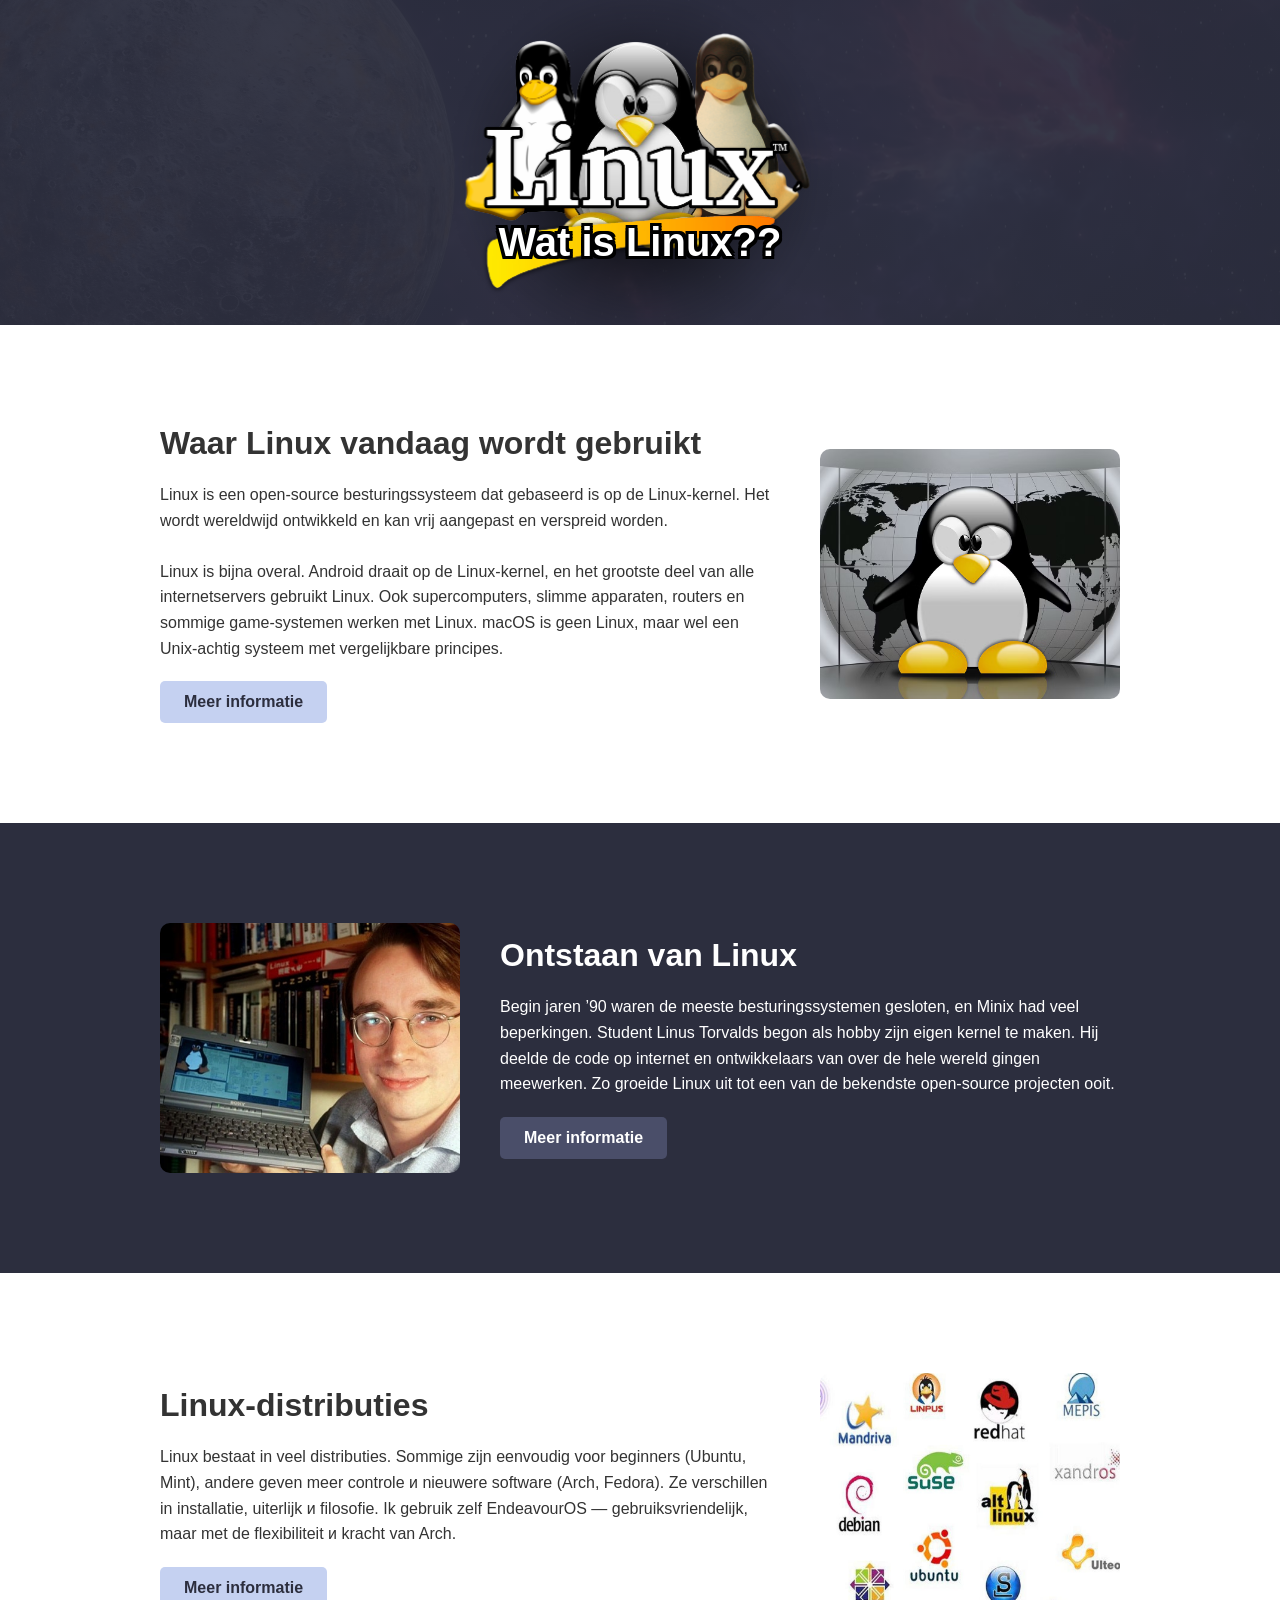
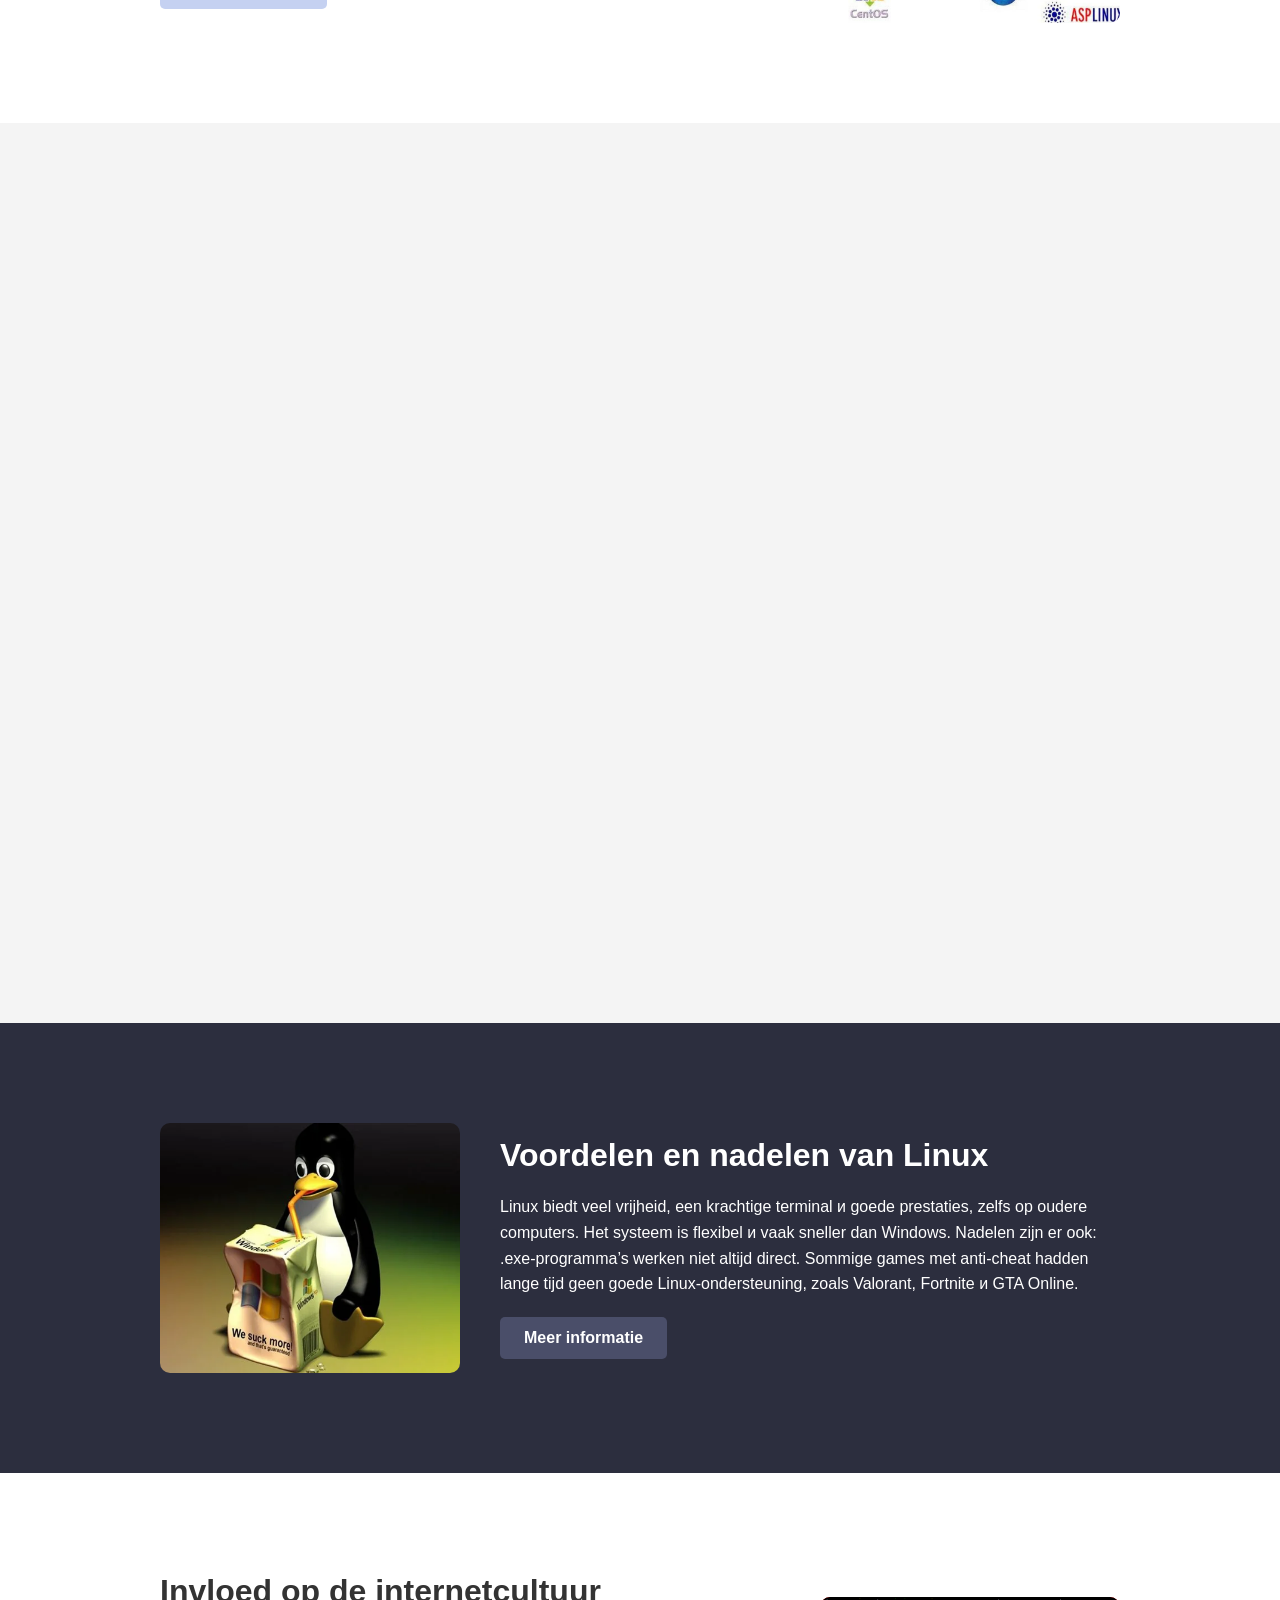
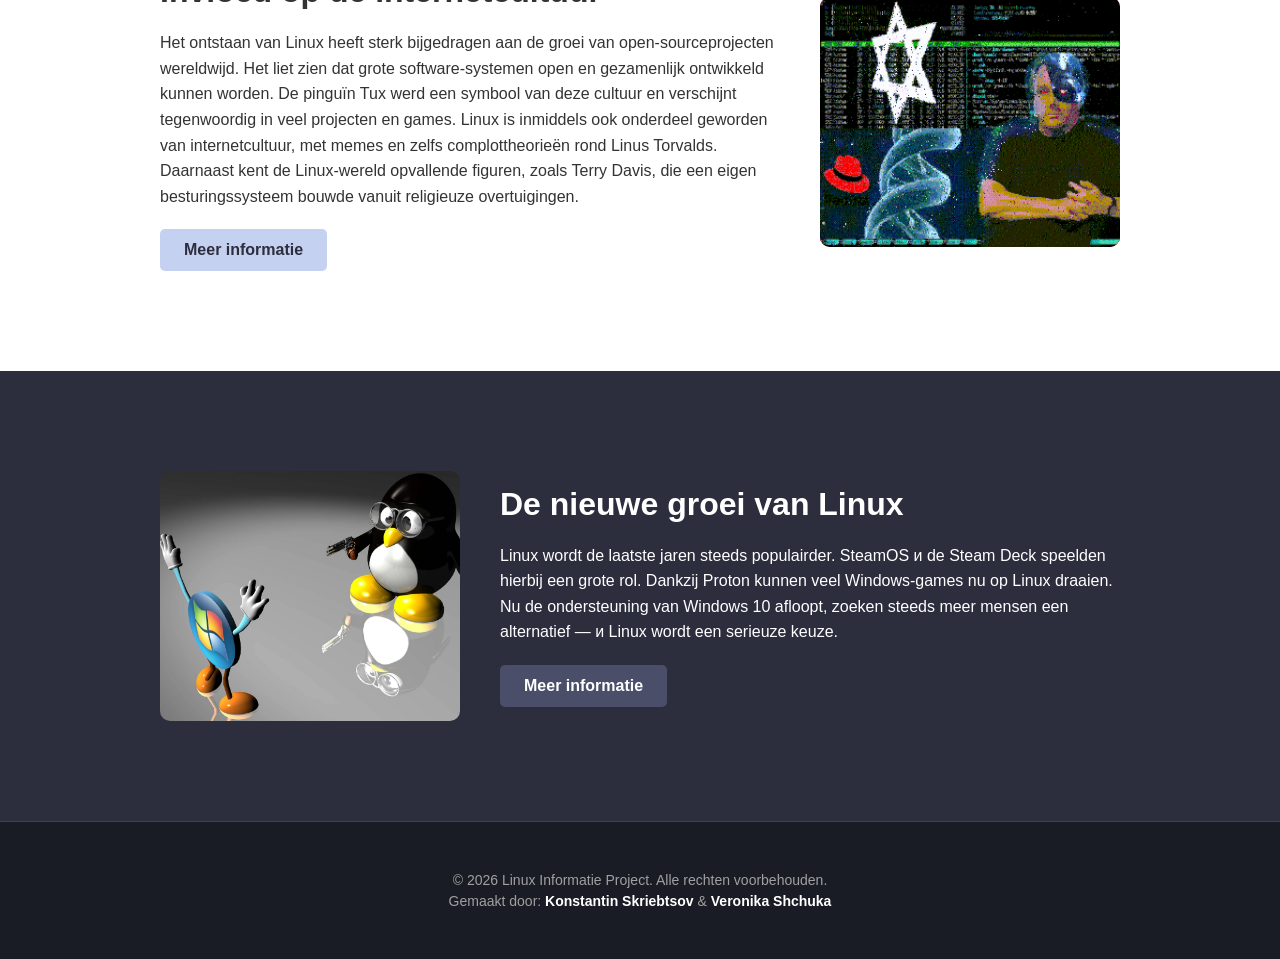
<file: index.html>
<!DOCTYPE html>
<html lang="nl">
<head>
    <meta charset="UTF-8">
    <meta name="viewport" content="width=device-width, initial-scale=1.0">
    <title>Wat is Linux??</title>
    <link rel="stylesheet" href="style.css">
    <link rel="shortcut icon" href="images/dddddddd.ico" type="image/x-icon">
    <link rel="icon" href="images/dddddddd.png" type="image/png">
</head>
<body> 
    <header class="hero">
        <div class="container">
            <div class="hero-content">
                <img src="images/linux.png" class="Linux-photo">
                <p class="subtitle">Wat is Linux??</p>
            </div>
        </div>
    </header>

    <section class="section white">
        <div class="container flex">
            <div class="text">
                <h2>Waar Linux vandaag wordt gebruikt</h2>
                <p>Linux is een open-source besturingssysteem dat gebaseerd is op de Linux-kernel. Het wordt wereldwijd ontwikkeld en kan vrij aangepast en verspreid worden.<br>
                <br>
                Linux is bijna overal. Android draait op de Linux-kernel, en het grootste deel van alle internetservers gebruikt Linux. Ook supercomputers, slimme apparaten, routers en sommige game-systemen werken met Linux. macOS is geen Linux, maar wel een Unix-achtig systeem met vergelijkbare principes.</p>
                <a href="gebruik.html" class="btn btn-blue">Meer informatie</a>
            </div>
            <img src="images/linuxeverywhere.png" class="image-placeholder">
        </div>
    </section>

    <section class="section blue">
        <div class="container flex reverse">
            <div class="text">
                <h2>Ontstaan van Linux</h2>
                <p>Begin jaren ’90 waren de meeste besturingssystemen gesloten, en Minix had veel beperkingen. Student Linus Torvalds begon als hobby zijn eigen kernel te maken. Hij deelde de code op internet en ontwikkelaars van over de hele wereld gingen meewerken. Zo groeide Linux uit tot een van de bekendste open-source projecten ooit.</p>
                <a href="ontstaan.html" class="btn btn-light">Meer informatie</a>
            </div>
            <img src="images/torvalds.png" class="image-placeholder">
        </div>
    </section>

    <section class="section white">
        <div class="container flex">
            <div class="text">
                <h2>Linux-distributies</h2>
                <p>Linux bestaat in veel distributies. Sommige zijn eenvoudig voor beginners (Ubuntu, Mint), andere geven meer controle и nieuwere software (Arch, Fedora). Ze verschillen in installatie, uiterlijk и filosofie. Ik gebruik zelf EndeavourOS — gebruiksvriendelijk, maar met de flexibiliteit и kracht van Arch.</p>
                <a href="distros.html" class="btn btn-blue">Meer informatie</a>
            </div>
            <img src="images/distributions.png" class="image-placeholder">
        </div>
    </section>

    <section class="section blue">
        <div class="container flex reverse">
            <div class="text">
                <h2>Desktopomgevingen</h2>
                <p>De desktopomgeving bepaalt hoe het systeem eruitziet и aanvoelt. GNOME is modern и minimalistisch, KDE Plasma is zeer aanpasbaar, XFCE is licht и snel voor oudere pc’s, и Cinnamon voelt vertrouwd voor Windows-gebruikers. Het verschil zit in ontwerp, prestaties и hoeveelheid instellingen.</p>
                <a href="desktop.html" class="btn btn-light">Meer informatie</a>
            </div>
            <img src="images/enviroments.png" class="image-placeholder">
        </div>
    </section>

    <section class="section white">
        <div class="container flex">
            <div class="text">
                <h2>Mascottes van Linux</h2>
                <p>De bekendste mascotte van Linux is de pinguïn Tux. Hij werd het vriendelijke symbool van het systeem. Andere projecten hebben ook hun eigen mascottes, zoals de draak Konqi van KDE. Dit geeft de community een eigen sfeer и herkenbaarheid.</p>
                <a href="mascottes.html" class="btn btn-blue">Meer informatie</a>
            </div>
            <img src="images/mascots.png" class="image-placeholder">
        </div>
    </section>

    <section class="section blue">
        <div class="container flex reverse">
            <div class="text">
                <h2>Voordelen en nadelen van Linux</h2>
                <p>Linux biedt veel vrijheid, een krachtige terminal и goede prestaties, zelfs op oudere computers. Het systeem is flexibel и vaak sneller dan Windows. Nadelen zijn er ook: .exe-programma’s werken niet altijd direct. Sommige games met anti-cheat hadden lange tijd geen goede Linux-ondersteuning, zoals Valorant, Fortnite и GTA Online.</p>
                <a href="pro-con.html" class="btn btn-light">Meer informatie</a>
            </div>
            <img src="images/drinks windows.png" class="image-placeholder">
        </div>
    </section>

    <section class="section white">
        <div class="container flex">
            <div class="text">
                <h2>Invloed op de internetcultuur</h2>
                <p>Het ontstaan van Linux heeft sterk bijgedragen aan de groei van open-sourceprojecten wereldwijd. Het liet zien dat grote software-systemen open en gezamenlijk ontwikkeld kunnen worden. De pinguïn Tux werd een symbool van deze cultuur en verschijnt tegenwoordig in veel projecten en games. Linux is inmiddels ook onderdeel geworden van internetcultuur, met memes en zelfs complottheorieën rond Linus Torvalds. Daarnaast kent de Linux-wereld opvallende figuren, zoals Terry Davis, die een eigen besturingssysteem bouwde vanuit religieuze overtuigingen.</p>
                <a href="cultuur.html" class="btn btn-blue">Meer informatie</a>
            </div>
            <img src="images/droidvals.gif" class="image-placeholder">
        </div>
    </section>

    <section class="section blue">
        <div class="container flex reverse">
            <div class="text">
                <h2>De nieuwe groei van Linux</h2>
                <p>Linux wordt de laatste jaren steeds populairder. SteamOS и de Steam Deck speelden hierbij een grote rol. Dankzij Proton kunnen veel Windows-games nu op Linux draaien. Nu de ondersteuning van Windows 10 afloopt, zoeken steeds meer mensen een alternatief — и Linux wordt een serieuze keuze.</p>
                <a href="groei.html" class="btn btn-light">Meer informatie</a>
            </div>
            <img src="images/kill windows.png" class="image-placeholder"> 
        </div>
    </section>

    <footer class="footer">
        <div class="container">
            <p>&copy; 2026 Linux Informatie Project. Alle rechten voorbehouden.</p>
            <p>Gemaakt door: <strong>Konstantin Skriebtsov</strong> & <strong>Veronika Shchuka</strong></p>
        </div>
    </footer>

    <button id="backToTop" class="back-to-top">
        <span>↑</span> 
    </button>

    <script>
        const observer = new IntersectionObserver((entries) => {
            entries.forEach(entry => {
                if (entry.isIntersecting) {
                    entry.target.classList.add('appear');
                    observer.unobserve(entry.target);
                }
            });
        }, { threshold: 0.3 });

        document.querySelectorAll('.section').forEach(section => {
            observer.observe(section);
        });

        const backToTopBtn = document.getElementById("backToTop");

        window.onscroll = function() {
            if (document.body.scrollTop > 800 || document.documentElement.scrollTop > 800) {
                backToTopBtn.style.display = "block";
                setTimeout(() => backToTopBtn.classList.add("show"), 10);
            } else {
                backToTopBtn.classList.remove("show");
                setTimeout(() => {
                    if (!backToTopBtn.classList.contains("show")) {
                        backToTopBtn.style.display = "none";
                    }
                }, 500);
            }
        };

        backToTopBtn.onclick = function() {
            window.scrollTo({ top: 0, behavior: "smooth" });
        };
    </script>
</body>
</html>
</file>
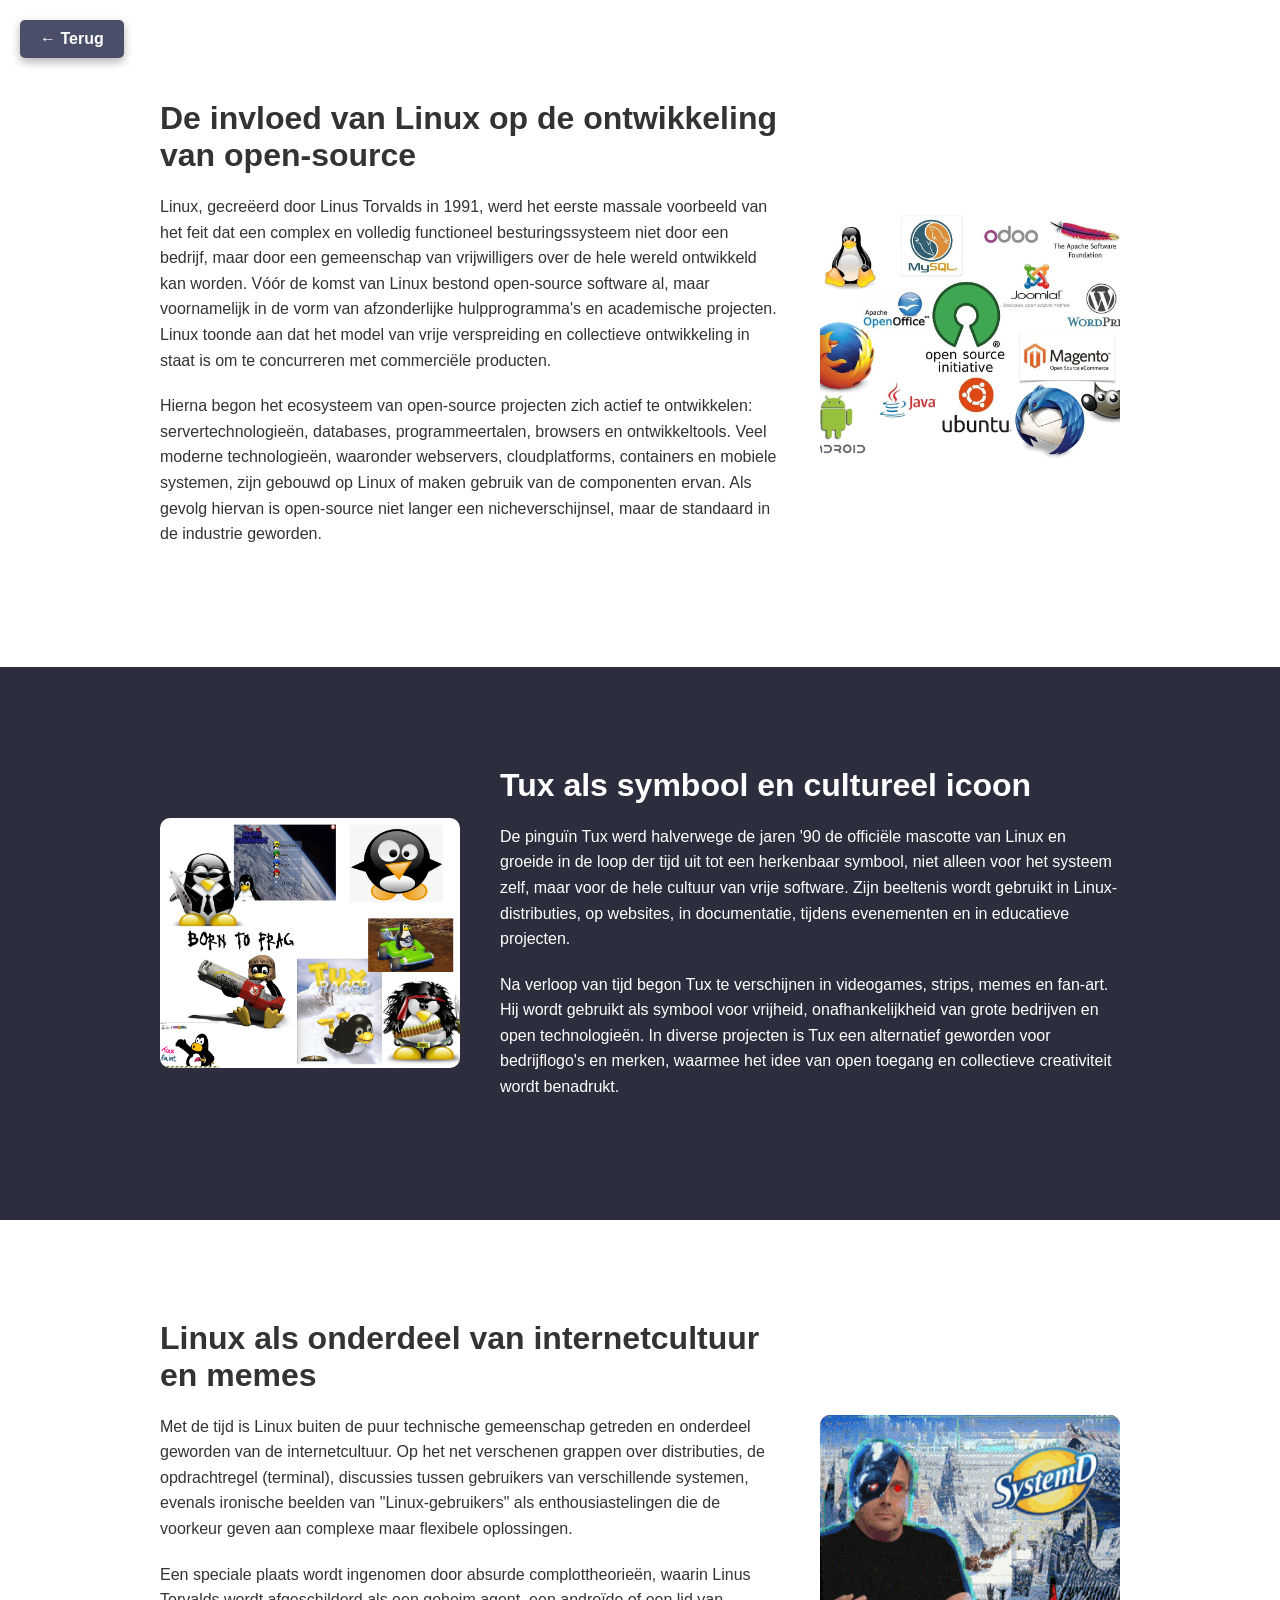
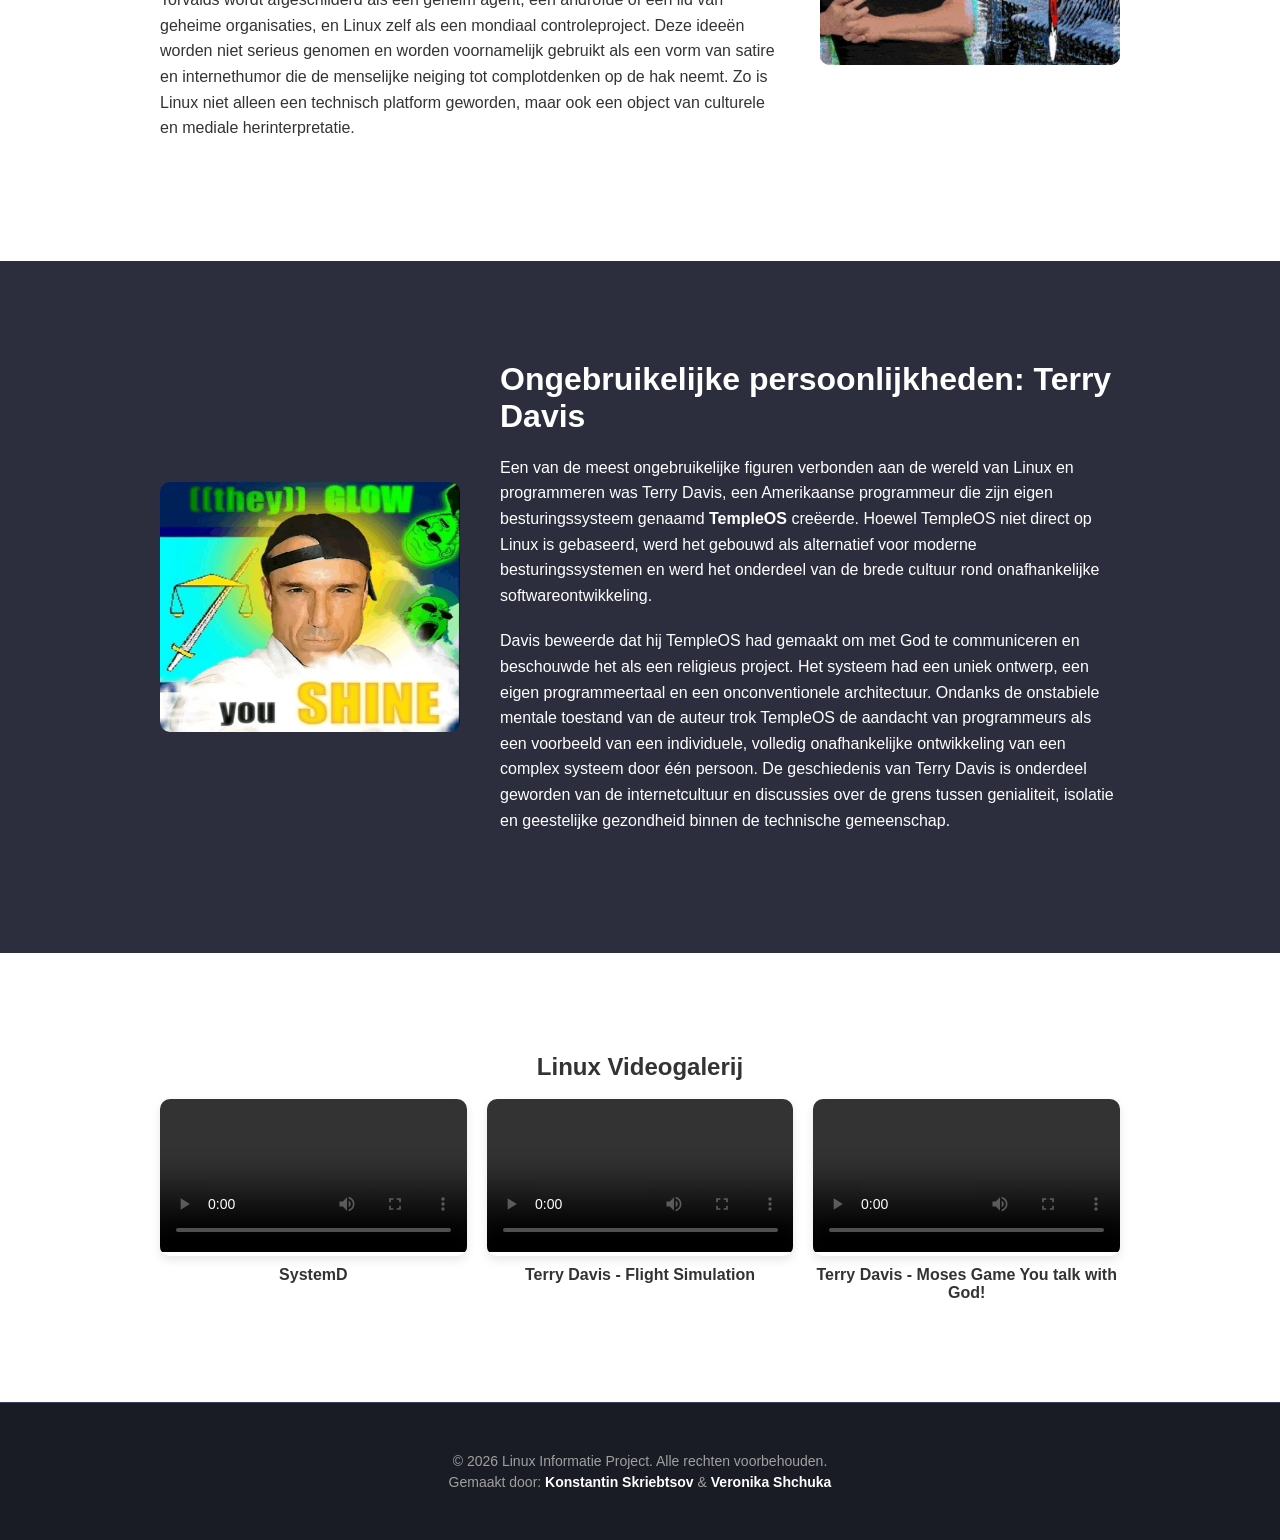
<file: cultuur.html>
<!DOCTYPE html>
<html lang="nl">
<head>
    <meta charset="UTF-8">
    <meta name="viewport" content="width=device-width, initial-scale=1.0">
    <title>Linux en Internetcultuur</title>
    <link rel="stylesheet" href="style.css">
    <link rel="shortcut icon" href="images/dddddddd.ico" type="image/x-icon">
    <link rel="icon" href="images/dddddddd.png" type="image/png">
</head>
<body>

    <a href="index.html" class="back-to-top show" style="text-decoration: none; text-align: center;">
        <span>←</span> Terug
    </a>

    <section class="section white">
        <div class="container flex">
            <div class="text">
                <h2>De invloed van Linux op de ontwikkeling van open-source</h2>
                <p>Linux, gecreëerd door Linus Torvalds in 1991, werd het eerste massale voorbeeld van het feit dat een complex en volledig functioneel besturingssysteem niet door een bedrijf, maar door een gemeenschap van vrijwilligers over de hele wereld ontwikkeld kan worden. Vóór de komst van Linux bestond open-source software al, maar voornamelijk in de vorm van afzonderlijke hulpprogramma's en academische projecten. Linux toonde aan dat het model van vrije verspreiding en collectieve ontwikkeling in staat is om te concurreren met commerciële producten.</p>
                <p>Hierna begon het ecosysteem van open-source projecten zich actief te ontwikkelen: servertechnologieën, databases, programmeertalen, browsers en ontwikkeltools. Veel moderne technologieën, waaronder webservers, cloudplatforms, containers en mobiele systemen, zijn gebouwd op Linux of maken gebruik van de componenten ervan. Als gevolg hiervan is open-source niet langer een nicheverschijnsel, maar de standaard in de industrie geworden.</p>
            </div>
            <img src="images/opensource_impact.png" class="image-placeholder">
        </div>
    </section>

    <section class="section blue">
        <div class="container flex reverse">
            <div class="text">
                <h2>Tux als symbool en cultureel icoon</h2>
                <p>De pinguïn Tux werd halverwege de jaren '90 de officiële mascotte van Linux en groeide in de loop der tijd uit tot een herkenbaar symbool, niet alleen voor het systeem zelf, maar voor de hele cultuur van vrije software. Zijn beeltenis wordt gebruikt in Linux-distributies, op websites, in documentatie, tijdens evenementen en in educatieve projecten.</p>
                <p>Na verloop van tijd begon Tux te verschijnen in videogames, strips, memes en fan-art. Hij wordt gebruikt als symbool voor vrijheid, onafhankelijkheid van grote bedrijven en open technologieën. In diverse projecten is Tux een alternatief geworden voor bedrijflogo's en merken, waarmee het idee van open toegang en collectieve creativiteit wordt benadrukt.</p>
            </div>
            <img src="images/tux_culture.png" class="image-placeholder red">
        </div>
    </section>

    <section class="section white">
        <div class="container flex">
            <div class="text">
                <h2>Linux als onderdeel van internetcultuur en memes</h2>
                <p>Met de tijd is Linux buiten de puur technische gemeenschap getreden en onderdeel geworden van de internetcultuur. Op het net verschenen grappen over distributies, de opdrachtregel (terminal), discussies tussen gebruikers van verschillende systemen, evenals ironische beelden van "Linux-gebruikers" als enthousiastelingen die de voorkeur geven aan complexe maar flexibele oplossingen.</p>
                <p>Een speciale plaats wordt ingenomen door absurde complottheorieën, waarin Linus Torvalds wordt afgeschilderd als een geheim agent, een androïde of een lid van geheime organisaties, en Linux zelf als een mondiaal controleproject. Deze ideeën worden niet serieus genomen en worden voornamelijk gebruikt als een vorm van satire en internethumor die de menselijke neiging tot complotdenken op de hak neemt. Zo is Linux niet alleen een technisch platform geworden, maar ook een object van culturele en mediale herinterpretatie.</p>
            </div>
            <img src="images/linus-torvalds-linux.gif" class="image-placeholder">
        </div>
    </section>

    <section class="section blue">
        <div class="container flex reverse">
            <div class="text">
                <h2>Ongebruikelijke persoonlijkheden: Terry Davis</h2>
                <p>Een van de meest ongebruikelijke figuren verbonden aan de wereld van Linux en programmeren was Terry Davis, een Amerikaanse programmeur die zijn eigen besturingssysteem genaamd <strong>TempleOS</strong> creëerde. Hoewel TempleOS niet direct op Linux is gebaseerd, werd het gebouwd als alternatief voor moderne besturingssystemen en werd het onderdeel van de brede cultuur rond onafhankelijke softwareontwikkeling.</p>
                <p>Davis beweerde dat hij TempleOS had gemaakt om met God te communiceren en beschouwde het als een religieus project. Het systeem had een uniek ontwerp, een eigen programmeertaal en een onconventionele architectuur. Ondanks de onstabiele mentale toestand van de auteur trok TempleOS de aandacht van programmeurs als een voorbeeld van een individuele, volledig onafhankelijke ontwikkeling van een complex systeem door één persoon. De geschiedenis van Terry Davis is onderdeel geworden van de internetcultuur en discussies over de grens tussen genialiteit, isolatie en geestelijke gezondheid binnen de technische gemeenschap.</p>
            </div>
            <img src="images/templeos_terry.png" class="image-placeholder red">
        </div>
    </section>

    <section class="section white">
    <div class="container" style="text-align: center;">
        <h2>Linux Videogalerij</h2>
        <br>
        
        <div style="display: flex; gap: 20px; flex-wrap: wrap; justify-content: center;">
            
            <div style="flex: 1; min-width: 280px; max-width: 310px;">
                <div style="border-radius: 10px; overflow: hidden; box-shadow: 0 4px 10px rgba(0,0,0,0.1);">
                    <video width="100%" controls>
                        <source src="videos/droidwals.mp4" type="video/mp4">
                        Je browser ondersteunt dit videoformaat niet.
                    </video>
                </div>
                <p style="margin-top: 10px; font-weight: bold;">SystemD</p>
            </div>

            <div style="flex: 1; min-width: 280px; max-width: 310px;">
                <div style="border-radius: 10px; overflow: hidden; box-shadow: 0 4px 10px rgba(0,0,0,0.1);">
                    <video width="100%" controls>
                        <source src="videos/flightsimulator.mp4" type="video/mp4">
                        Je browser ondersteunt dit videoformaat niet.
                    </video>
                </div>
                <p style="margin-top: 10px; font-weight: bold;">Terry Davis - Flight Simulation</p>
            </div>

            <div style="flex: 1; min-width: 280px; max-width: 310px;">
                <div style="border-radius: 10px; overflow: hidden; box-shadow: 0 4px 10px rgba(0,0,0,0.1);">
                    <video width="100%" controls>
                        <source src="videos/game.mp4" type="video/mp4">
                        Je browser ondersteunt dit videoformaat niet.
                    </video>
                </div>
                <p style="margin-top: 10px; font-weight: bold;">Terry Davis - Moses Game You talk with God!</p>
            </div>

        </div>
    </div>
</section>

    <footer class="footer">
        <div class="container">
            <p>&copy; 2026 Linux Informatie Project. Alle rechten voorbehouden.</p>
            <p>Gemaakt door: <strong>Konstantin Skriebtsov</strong> & <strong>Veronika Shchuka</strong></p>
        </div>
    </footer>

    <script>
        const observer = new IntersectionObserver((entries) => {
            entries.forEach(entry => {
                if (entry.isIntersecting) {
                    entry.target.classList.add('appear');
                    observer.unobserve(entry.target);
                }
            });
        }, { threshold: 0.3 });

        document.querySelectorAll('.section').forEach(section => {
            observer.observe(section);
        });
    </script>
</body>
</html>
</file>
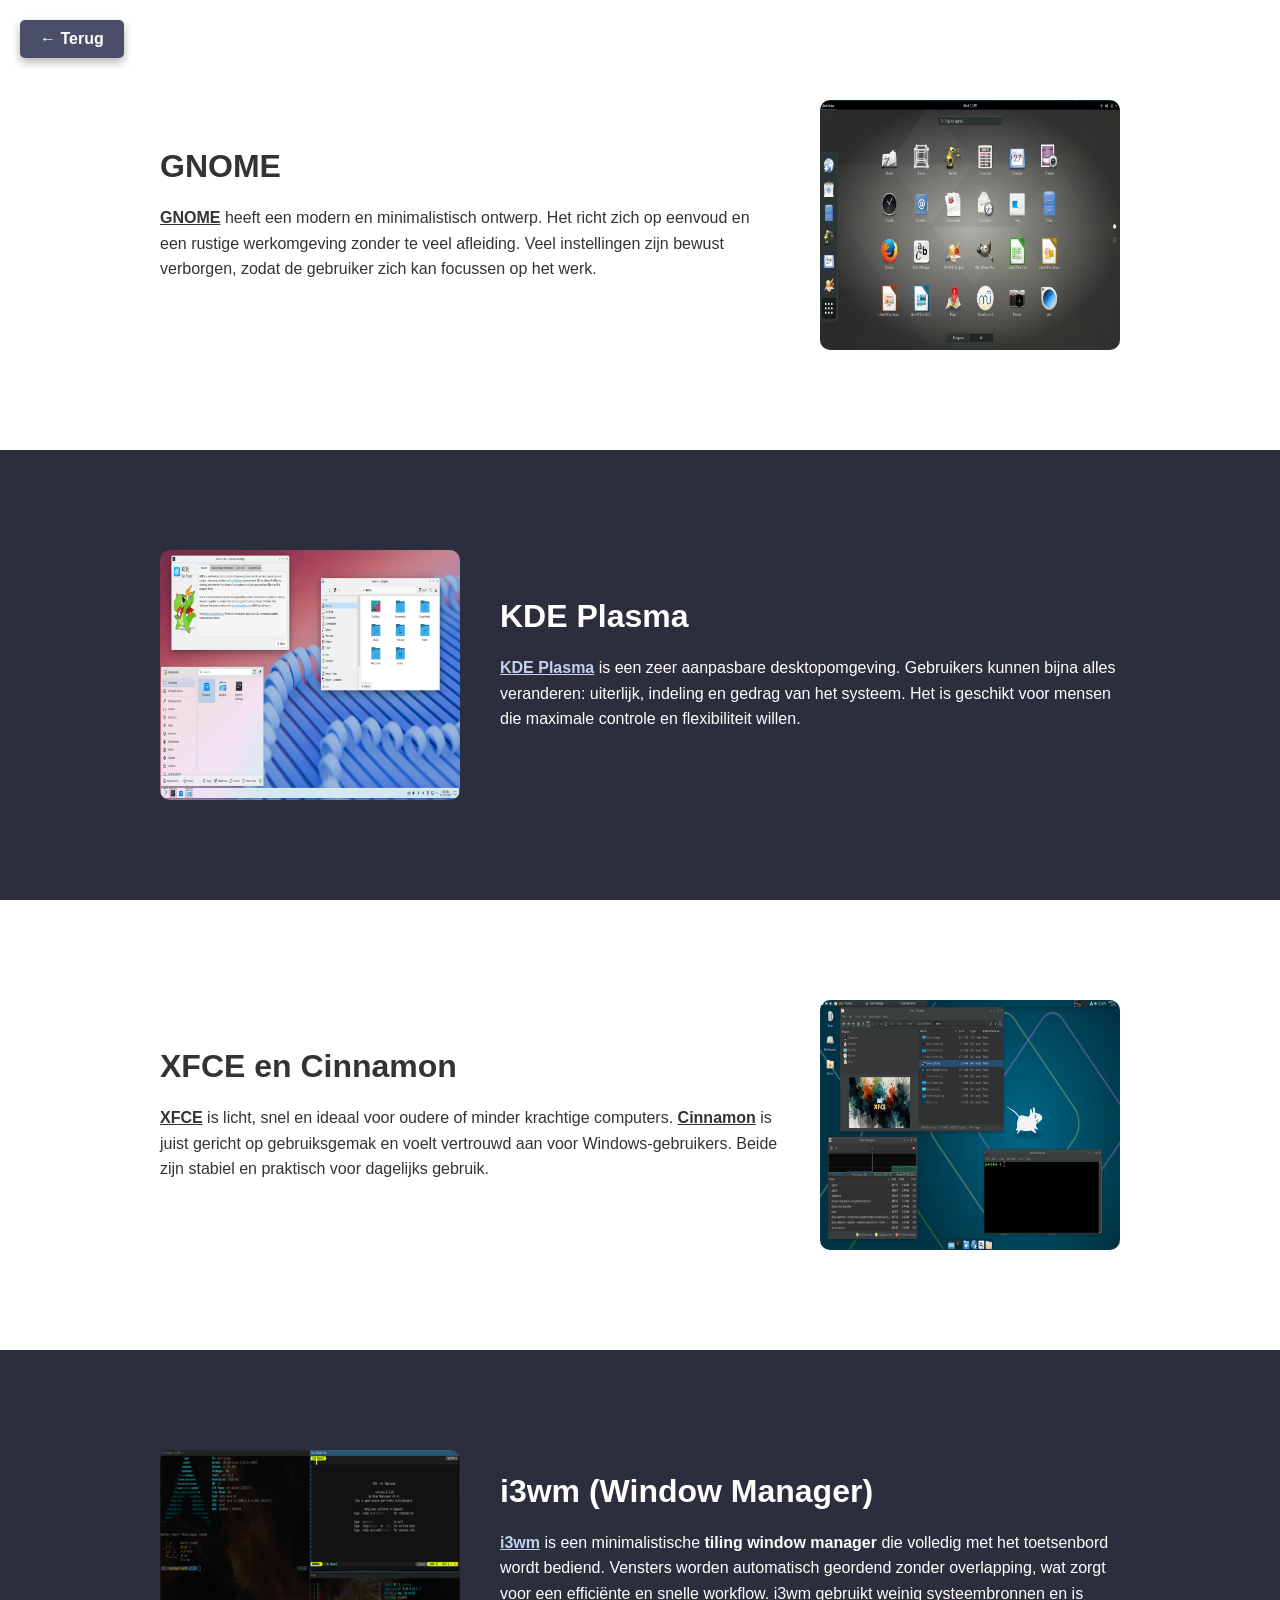
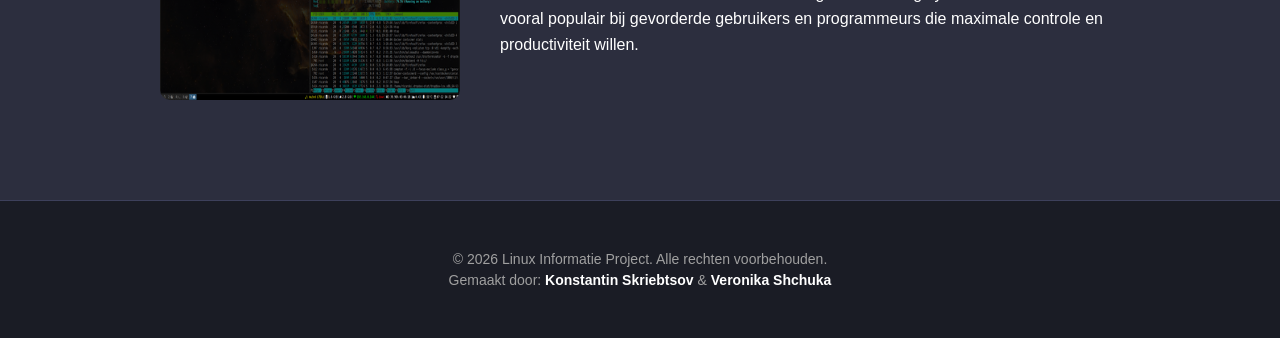
<file: desktop.html>
<!DOCTYPE html>
<html lang="nl">
<head>
    <meta charset="UTF-8">
    <meta name="viewport" content="width=device-width, initial-scale=1.0">
    <title>Desktopomgevingen</title>
    <link rel="stylesheet" href="style.css">
    <style>
        .text p a {
            color: inherit;
            text-decoration: underline;
            font-weight: bold;
        }
        .blue .text p a {
            color: #c5d1f1;
        }
    </style>
    <link rel="shortcut icon" href="images/dddddddd.ico" type="image/x-icon">
    <link rel="icon" href="images/dddddddd.png" type="image/png">
</head>
<body>

    <a href="index.html" class="back-to-top show" style="text-decoration: none; text-align: center;">
        <span>←</span> Terug
    </a>

    <section class="section white">
        <div class="container flex">
            <div class="text">
                <h2>GNOME</h2>
                <p><strong><a href="https://www.gnome.org/" target="_blank">GNOME</a></strong> heeft een modern en minimalistisch ontwerp. Het richt zich op eenvoud en een rustige werkomgeving zonder te veel afleiding. Veel instellingen zijn bewust verborgen, zodat de gebruiker zich kan focussen op het werk.</p>
            </div>
           <img src="images/gnome.png" class="image-placeholder">
        </div>
    </section>

    <section class="section blue">
        <div class="container flex reverse">
            <div class="text">
                <h2>KDE Plasma</h2>
                <p><strong><a href="https://kde.org/plasma-desktop/" target="_blank">KDE Plasma</a></strong> is een zeer aanpasbare desktopomgeving. Gebruikers kunnen bijna alles veranderen: uiterlijk, indeling en gedrag van het systeem. Het is geschikt voor mensen die maximale controle en flexibiliteit willen.</p>
            </div>
            <img src="images/kde.png" class="image-placeholder red">
        </div>
    </section>

    <section class="section white">
        <div class="container flex">
            <div class="text">
                <h2>XFCE en Cinnamon</h2>
                <p><strong><a href="https://www.xfce.org/" target="_blank">XFCE</a></strong> is licht, snel en ideaal voor oudere of minder krachtige computers. <strong><a href="https://projects.linuxmint.com/cinnamon/" target="_blank">Cinnamon</a></strong> is juist gericht op gebruiksgemak en voelt vertrouwd aan voor Windows-gebruikers. Beide zijn stabiel en praktisch voor dagelijks gebruik.</p>
            </div>
            <img src="images/xfce.png" class="image-placeholder">
        </div>
    </section>

    <section class="section blue">
        <div class="container flex reverse">
            <div class="text">
                <h2>i3wm (Window Manager)</h2>
                <p><strong><a href="https://i3wm.org/" target="_blank">i3wm</a></strong> is een minimalistische <strong>tiling window manager</strong> die volledig met het toetsenbord wordt bediend. Vensters worden automatisch geordend zonder overlapping, wat zorgt voor een efficiënte en snelle workflow. i3wm gebruikt weinig systeembronnen en is vooral populair bij gevorderde gebruikers en programmeurs die maximale controle en productiviteit willen.</p>
            </div>
            <img src="images/i3wm.png" class="image-placeholder red">
        </div>
    </section>

    <footer class="footer">
        <div class="container">
            <p>&copy; 2026 Linux Informatie Project. Alle rechten voorbehouden.</p>
            <p>Gemaakt door: <strong>Konstantin Skriebtsov</strong> & <strong>Veronika Shchuka</strong></p>
        </div>
    </footer>

    <script>
        const observer = new IntersectionObserver((entries) => {
            entries.forEach(entry => {
                if (entry.isIntersecting) {
                    entry.target.classList.add('appear');
                    observer.unobserve(entry.target);
                }
            });
        }, { threshold: 0.2 });

        document.querySelectorAll('.section').forEach(section => {
            observer.observe(section);
        });
    </script>
</body>
</html>
</file>
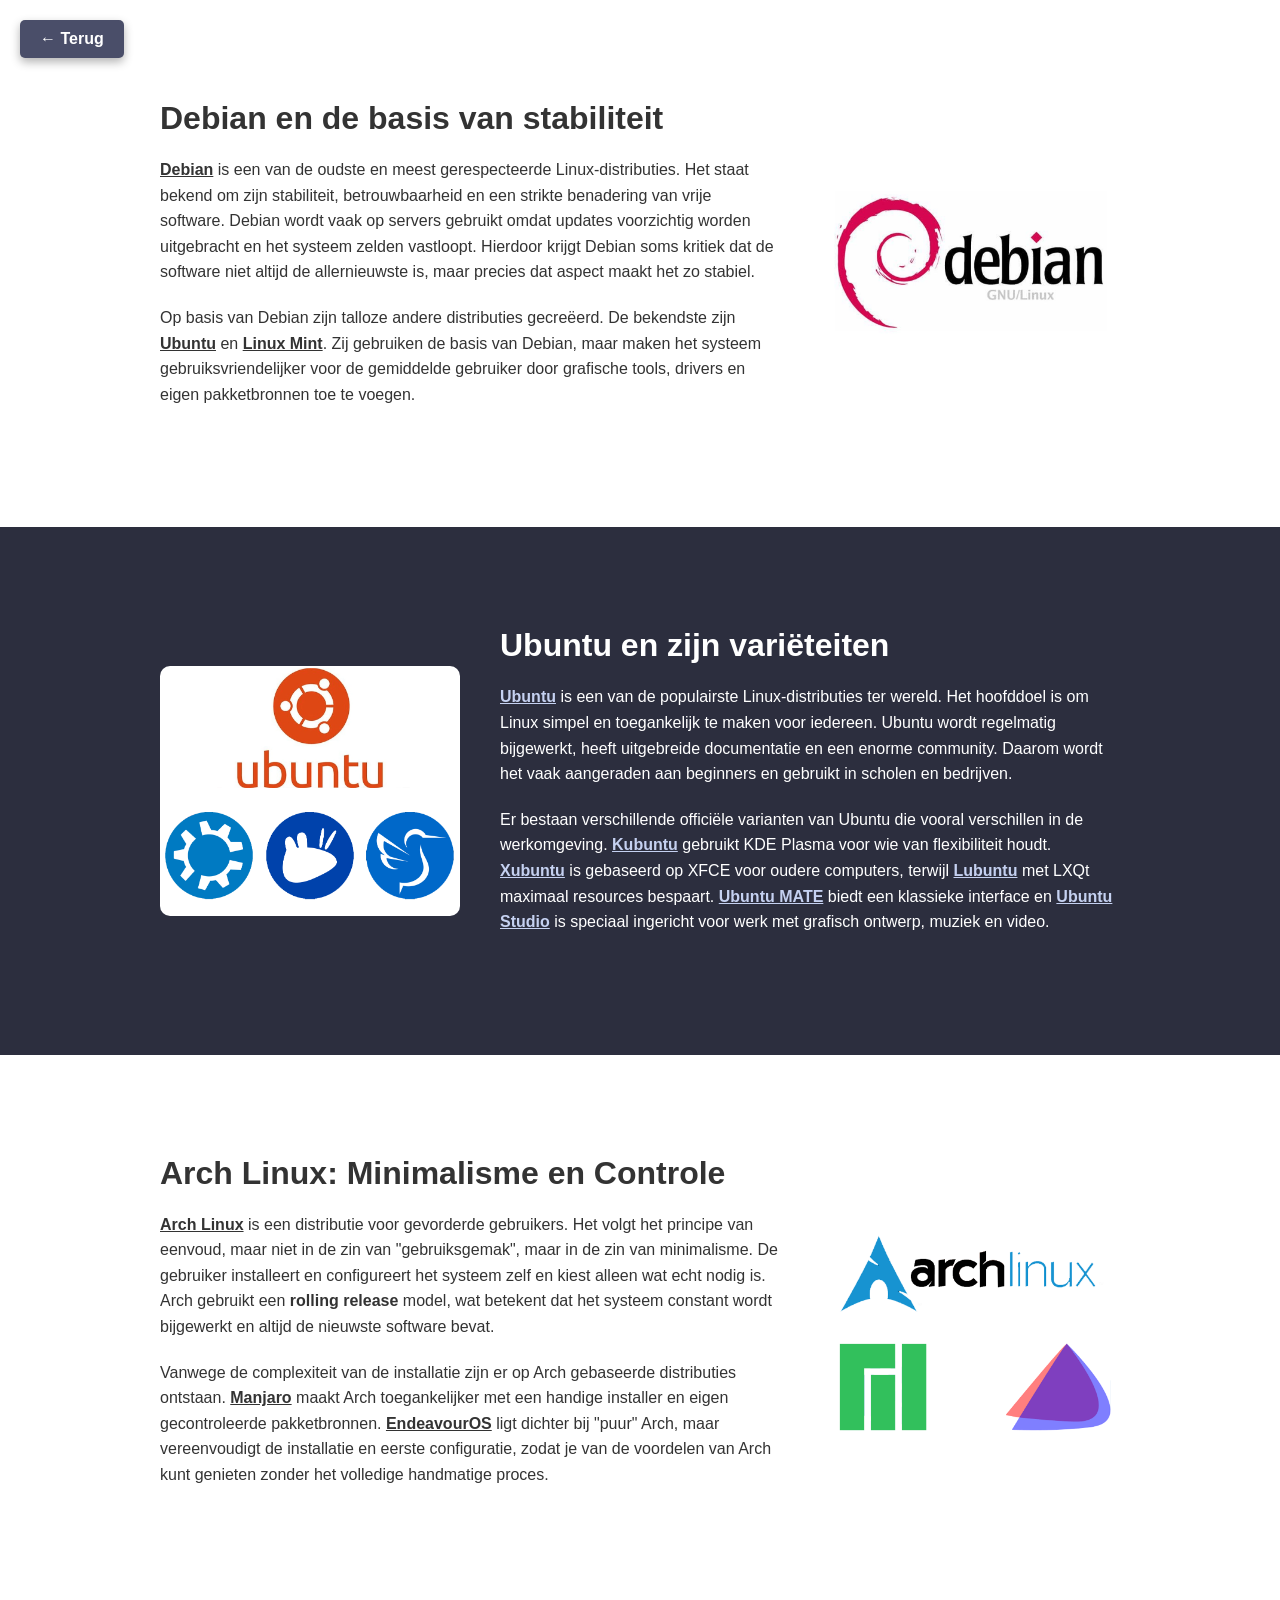
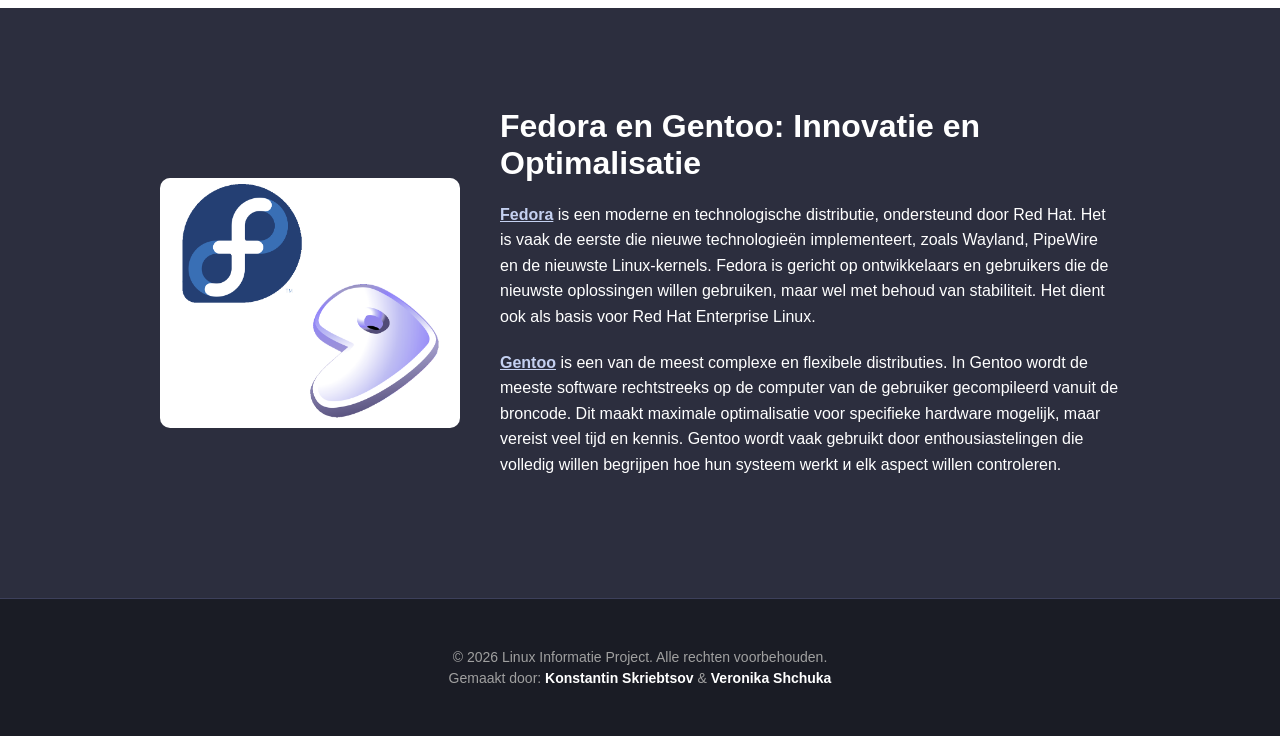
<file: distros.html>
<!DOCTYPE html>
<html lang="nl">
<head>
    <meta charset="UTF-8">
    <meta name="viewport" content="width=device-width, initial-scale=1.0">
    <title>Linux-distributies - Details</title>
    <link rel="stylesheet" href="style.css">
    <style>
        .text p a {
            color: inherit;
            text-decoration: underline;
            font-weight: bold;
        }
        .blue .text p a {
            color: #c5d1f1;
        }
    </style>
    <link rel="shortcut icon" href="images/dddddddd.ico" type="image/x-icon">
    <link rel="icon" href="images/dddddddd.png" type="image/png">
</head>
<body>

    <a href="index.html" class="back-to-top show" style="text-decoration: none; text-align: center;">
        <span>←</span> Terug
    </a>

    <section class="section white">
        <div class="container flex">
            <div class="text">
                <h2>Debian en de basis van stabiliteit</h2>
                <p><a href="https://www.debian.org/" target="_blank">Debian</a> is een van de oudste en meest gerespecteerde Linux-distributies. Het staat bekend om zijn stabiliteit, betrouwbaarheid en een strikte benadering van vrije software. Debian wordt vaak op servers gebruikt omdat updates voorzichtig worden uitgebracht en het systeem zelden vastloopt. Hierdoor krijgt Debian soms kritiek dat de software niet altijd de allernieuwste is, maar precies dat aspect maakt het zo stabiel.</p>
                <p>Op basis van Debian zijn talloze andere distributies gecreëerd. De bekendste zijn <strong><a href="https://ubuntu.com/" target="_blank">Ubuntu</a></strong> en <strong><a href="https://linuxmint.com/" target="_blank">Linux Mint</a></strong>. Zij gebruiken de basis van Debian, maar maken het systeem gebruiksvriendelijker voor de gemiddelde gebruiker door grafische tools, drivers en eigen pakketbronnen toe te voegen.</p>
            </div>
            <img src="images/debian.png" class="image-placeholder">
        </div>
    </section>

    <section class="section blue">
        <div class="container flex reverse">
            <div class="text">
                <h2>Ubuntu en zijn variëteiten</h2>
                <p><a href="https://ubuntu.com/" target="_blank">Ubuntu</a> is een van de populairste Linux-distributies ter wereld. Het hoofddoel is om Linux simpel en toegankelijk te maken voor iedereen. Ubuntu wordt regelmatig bijgewerkt, heeft uitgebreide documentatie en een enorme community. Daarom wordt het vaak aangeraden aan beginners en gebruikt in scholen en bedrijven.</p>
                <p>Er bestaan verschillende officiële varianten van Ubuntu die vooral verschillen in de werkomgeving. <strong><a href="https://kubuntu.org/" target="_blank">Kubuntu</a></strong> gebruikt KDE Plasma voor wie van flexibiliteit houdt. <strong><a href="https://xubuntu.org/" target="_blank">Xubuntu</a></strong> is gebaseerd op XFCE voor oudere computers, terwijl <strong><a href="https://lubuntu.me/" target="_blank">Lubuntu</a></strong> met LXQt maximaal resources bespaart. <strong><a href="https://ubuntu-mate.org/" target="_blank">Ubuntu MATE</a></strong> biedt een klassieke interface en <strong><a href="https://ubuntustudio.org/" target="_blank">Ubuntu Studio</a></strong> is speciaal ingericht voor werk met grafisch ontwerp, muziek en video.</p>
            </div>
            <img src="images/ubuntu.png" class="image-placeholder red">
        </div>
    </section>

    <section class="section white">
        <div class="container flex">
            <div class="text">
                <h2>Arch Linux: Minimalisme en Controle</h2>
                <p><a href="https://archlinux.org/" target="_blank">Arch Linux</a> is een distributie voor gevorderde gebruikers. Het volgt het principe van eenvoud, maar niet in de zin van "gebruiksgemak", maar in de zin van minimalisme. De gebruiker installeert en configureert het systeem zelf en kiest alleen wat echt nodig is. Arch gebruikt een <strong>rolling release</strong> model, wat betekent dat het systeem constant wordt bijgewerkt en altijd de nieuwste software bevat.</p>
                <p>Vanwege de complexiteit van de installatie zijn er op Arch gebaseerde distributies ontstaan. <strong><a href="https://manjaro.org/" target="_blank">Manjaro</a></strong> maakt Arch toegankelijker met een handige installer en eigen gecontroleerde pakketbronnen. <strong><a href="https://endeavouros.com/" target="_blank">EndeavourOS</a></strong> ligt dichter bij "puur" Arch, maar vereenvoudigt de installatie en eerste configuratie, zodat je van de voordelen van Arch kunt genieten zonder het volledige handmatige proces.</p>
            </div>
            <img src="images/arch.png" class="image-placeholder">
        </div>
    </section>

    <section class="section blue">
        <div class="container flex reverse">
            <div class="text">
                <h2>Fedora en Gentoo: Innovatie en Optimalisatie</h2>
                <p><strong><a href="https://fedoraproject.org/" target="_blank">Fedora</a></strong> is een moderne en technologische distributie, ondersteund door Red Hat. Het is vaak de eerste die nieuwe technologieën implementeert, zoals Wayland, PipeWire en de nieuwste Linux-kernels. Fedora is gericht op ontwikkelaars en gebruikers die de nieuwste oplossingen willen gebruiken, maar wel met behoud van stabiliteit. Het dient ook als basis voor Red Hat Enterprise Linux.</p>
                <p><strong><a href="https://www.gentoo.org/" target="_blank">Gentoo</a></strong> is een van de meest complexe en flexibele distributies. In Gentoo wordt de meeste software rechtstreeks op de computer van de gebruiker gecompileerd vanuit de broncode. Dit maakt maximale optimalisatie voor specifieke hardware mogelijk, maar vereist veel tijd en kennis. Gentoo wordt vaak gebruikt door enthousiastelingen die volledig willen begrijpen hoe hun systeem werkt и elk aspect willen controleren.</p>
            </div>
            <img src="images/gentoo.png" class="image-placeholder red">
        </div>
    </section>

    <footer class="footer">
        <div class="container">
            <p>&copy; 2026 Linux Informatie Project. Alle rechten voorbehouden.</p>
            <p>Gemaakt door: <strong>Konstantin Skriebtsov</strong> & <strong>Veronika Shchuka</strong></p>
        </div>
    </footer>

    <script>
        const observer = new IntersectionObserver((entries) => {
            entries.forEach(entry => {
                if (entry.isIntersecting) {
                    entry.target.classList.add('appear');
                    observer.unobserve(entry.target);
                }
            });
        }, { threshold: 0.1 });
        document.querySelectorAll('.section').forEach(section => { observer.observe(section); });
    </script>
</body>
</html>
</file>
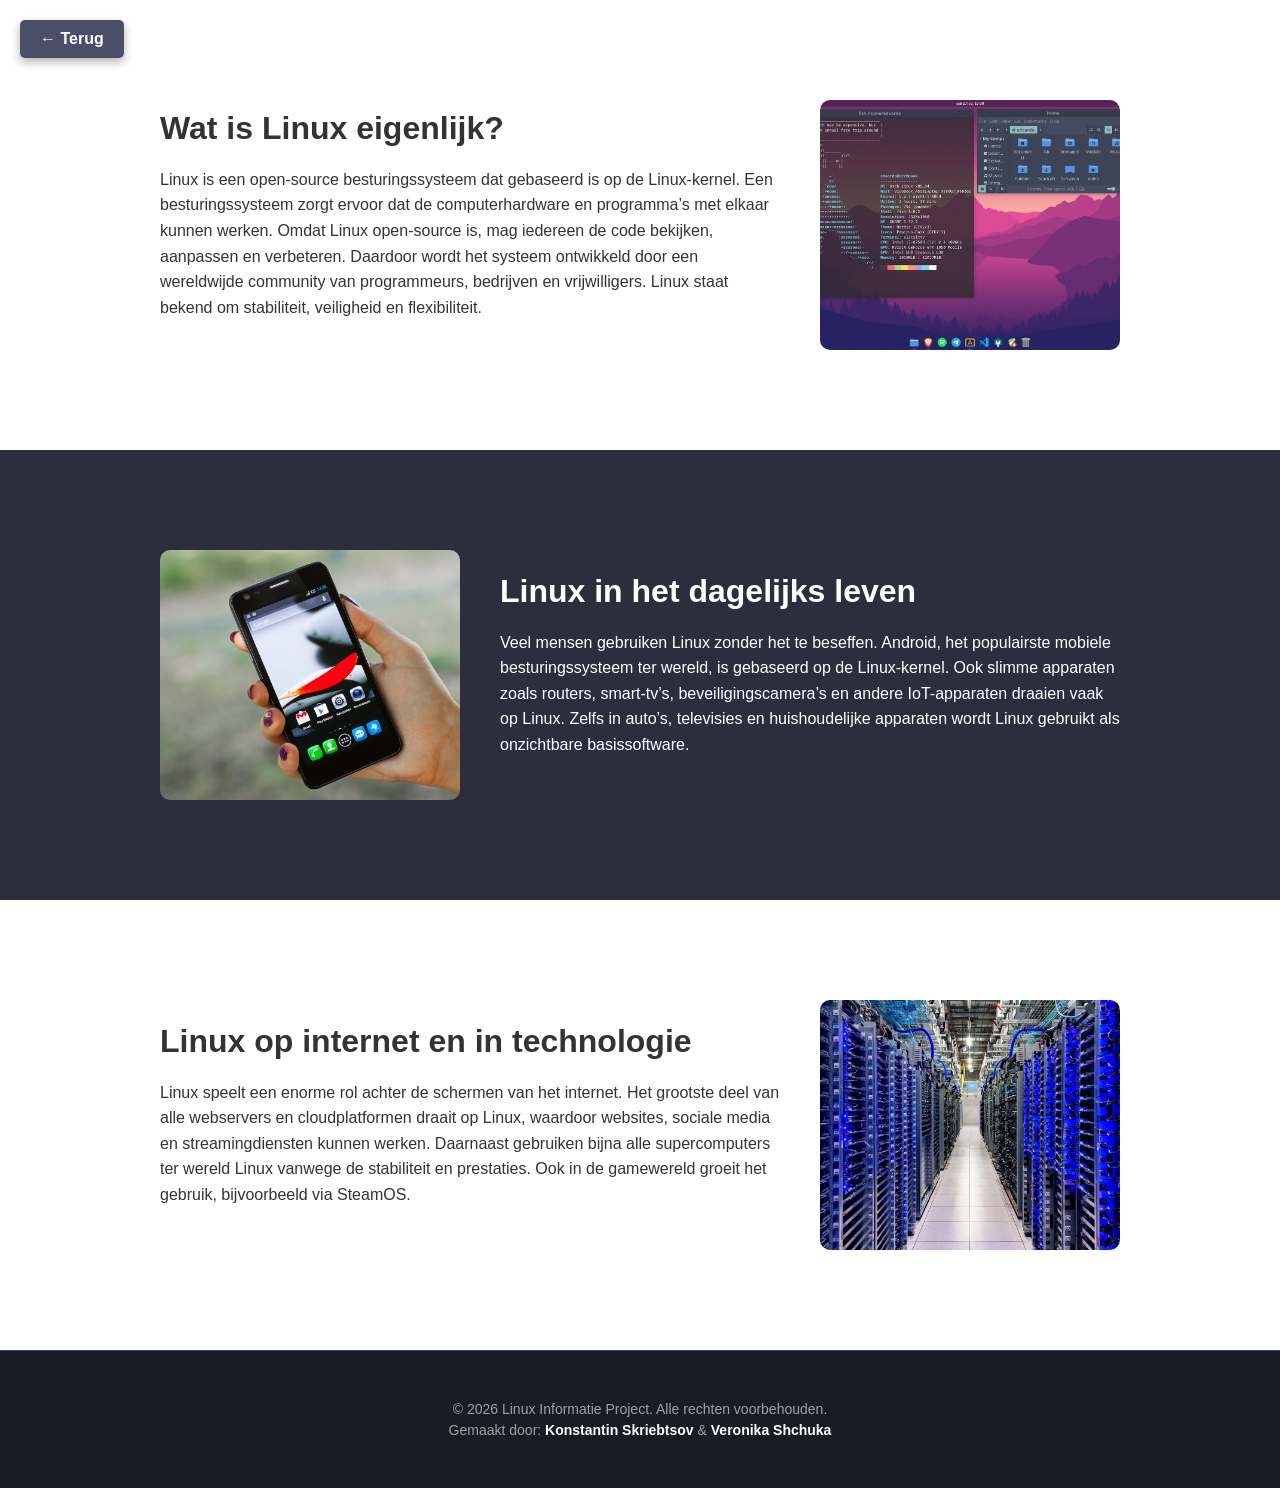
<file: gebruik.html>
<!DOCTYPE html>
<html lang="nl">
<head>
    <meta charset="UTF-8">
    <meta name="viewport" content="width=device-width, initial-scale=1.0">
    <title>Linux Informatie - Gebruik</title>
    <link rel="stylesheet" href="style.css">
    <link rel="shortcut icon" href="images/dddddddd.ico" type="image/x-icon">
    <link rel="icon" href="images/dddddddd.png" type="image/png">
</head>
<body>

    <a href="index.html" class="back-to-top show" style="text-decoration: none; text-align: center;">
        <span>←</span> Terug
    </a>

    <section class="section white">
        <div class="container flex">
            <div class="text">
                <h2>Wat is Linux eigenlijk?</h2>
                <p>Linux is een open-source besturingssysteem dat gebaseerd is op de Linux-kernel. Een besturingssysteem zorgt ervoor dat de computerhardware en programma’s met elkaar kunnen werken. Omdat Linux open-source is, mag iedereen de code bekijken, aanpassen en verbeteren. Daardoor wordt het systeem ontwikkeld door een wereldwijde community van programmeurs, bedrijven en vrijwilligers. Linux staat bekend om stabiliteit, veiligheid en flexibiliteit.</p>
            </div>
            <img src="images/watislinux.png" class="image-placeholder">
        </div>
    </section>

    <section class="section blue">
        <div class="container flex reverse">
            <div class="text">
                <h2>Linux in het dagelijks leven</h2>
                <p>Veel mensen gebruiken Linux zonder het te beseffen. Android, het populairste mobiele besturingssysteem ter wereld, is gebaseerd op de Linux-kernel. Ook slimme apparaten zoals routers, smart-tv’s, beveiligingscamera’s en andere IoT-apparaten draaien vaak op Linux. Zelfs in auto’s, televisies en huishoudelijke apparaten wordt Linux gebruikt als onzichtbare basissoftware.</p>
            </div>
            <img src="images/dagelijksgebruik.png" class="image-placeholder">
        </div>
    </section>

    <section class="section white">
        <div class="container flex">
            <div class="text">
                <h2>Linux op internet en in technologie</h2>
                <p>Linux speelt een enorme rol achter de schermen van het internet. Het grootste deel van alle webservers en cloudplatformen draait op Linux, waardoor websites, sociale media en streamingdiensten kunnen werken. Daarnaast gebruiken bijna alle supercomputers ter wereld Linux vanwege de stabiliteit en prestaties. Ook in de gamewereld groeit het gebruik, bijvoorbeeld via SteamOS.</p>
            </div>
            <img src="images/internetlecg.png" class="image-placeholder">
        </div>
    </section>

    <footer class="footer">
        <div class="container">
            <p>&copy; 2026 Linux Informatie Project. Alle rechten voorbehouden.</p>
            <p>Gemaakt door: <strong>Konstantin Skriebtsov</strong> & <strong>Veronika Shchuka</strong></p>
        </div>
    </footer>

    <script>
        const observer = new IntersectionObserver((entries) => {
            entries.forEach(entry => {
                if (entry.isIntersecting) {
                    entry.target.classList.add('appear');
                    observer.unobserve(entry.target);
                }
            });
        }, { threshold: 0.1 });

        document.querySelectorAll('.section').forEach(section => {
            observer.observe(section);
        });
    </script>
</body>
</html>
</file>
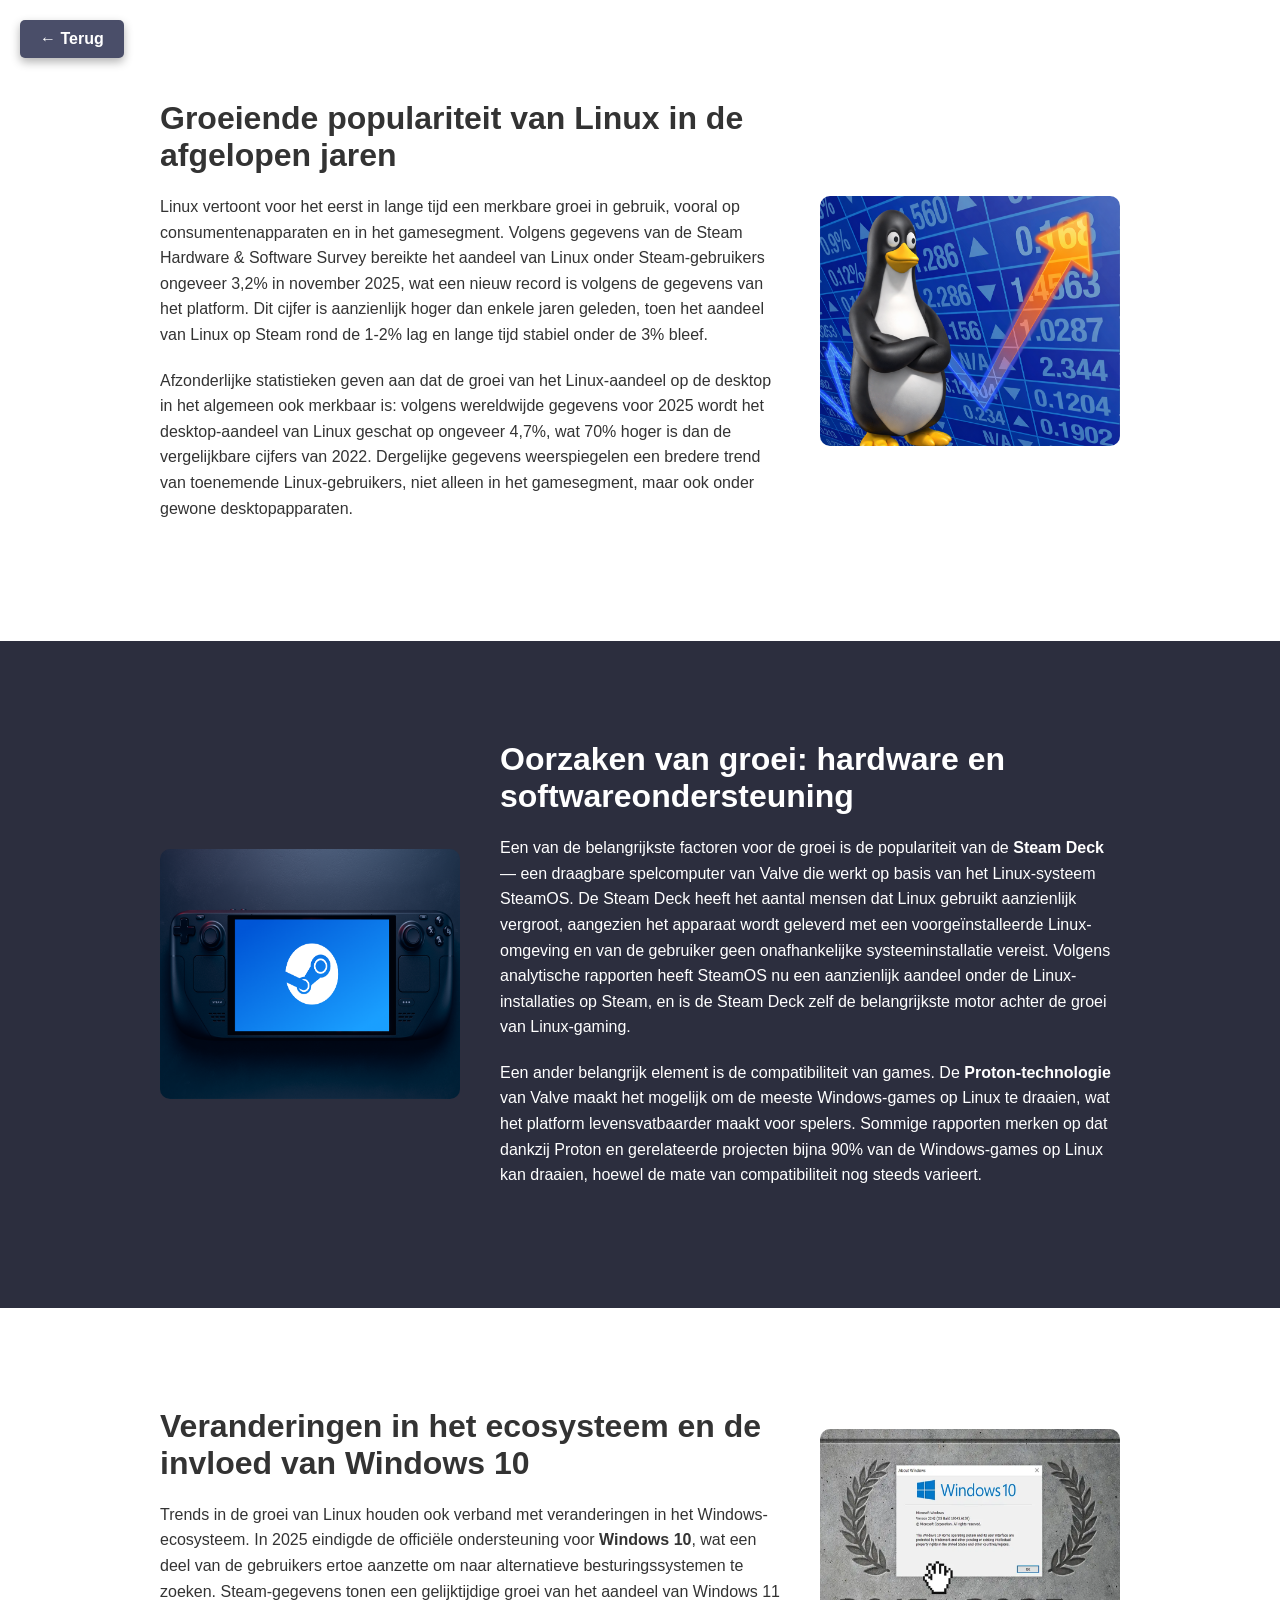
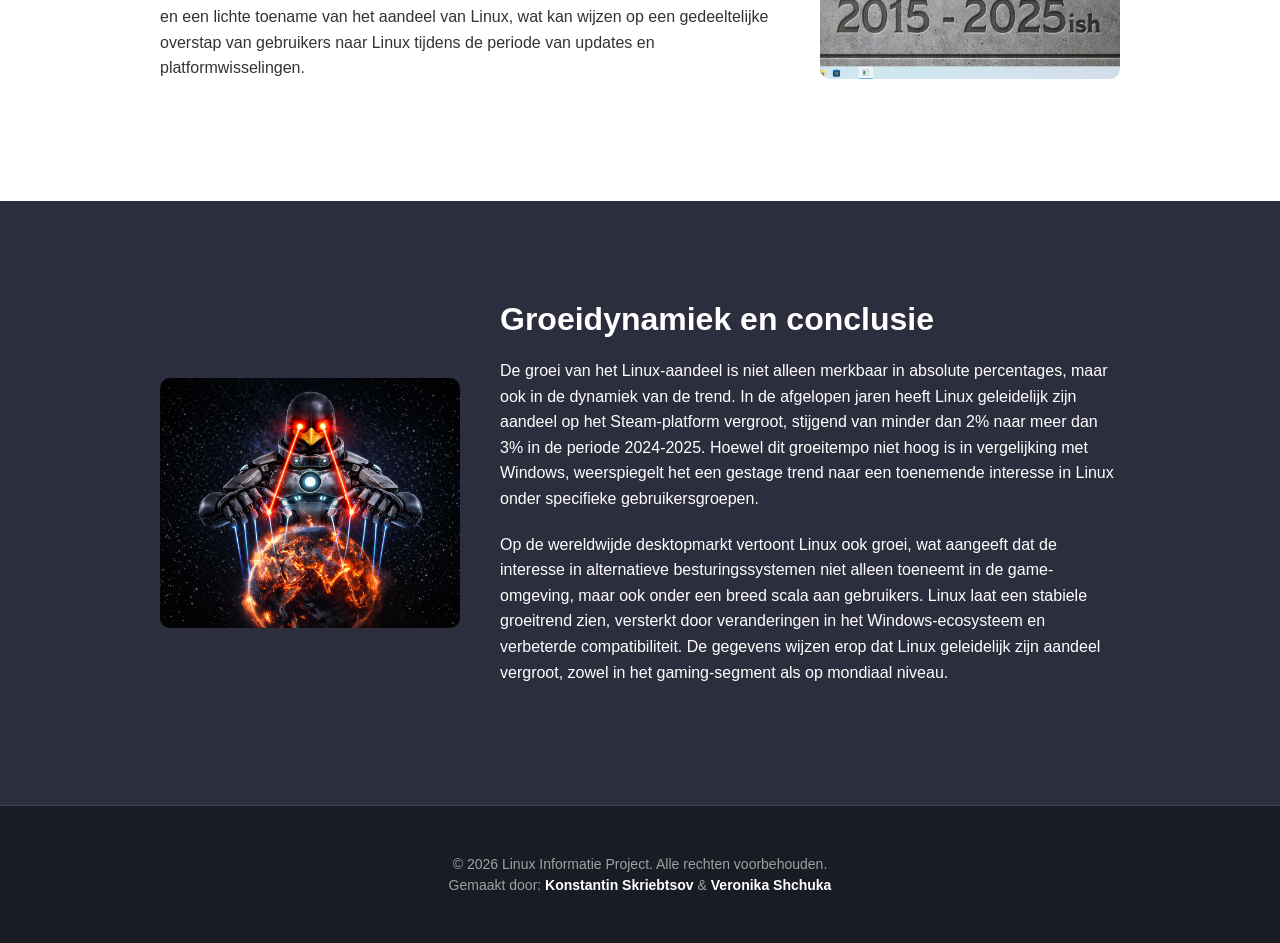
<file: groei.html>
<!DOCTYPE html>
<html lang="nl">
<head>
    <meta charset="UTF-8">
    <meta name="viewport" content="width=device-width, initial-scale=1.0">
    <title>De groei van Linux</title>
    <link rel="stylesheet" href="style.css">
    <link rel="shortcut icon" href="images/dddddddd.ico" type="image/x-icon">
    <link rel="icon" href="images/dddddddd.png" type="image/png">
</head>
<body>

    <a href="index.html" class="back-to-top show" style="text-decoration: none; text-align: center;">
        <span>←</span> Terug
    </a>

    <section class="section white">
        <div class="container flex">
            <div class="text">
                <h2>Groeiende populariteit van Linux in de afgelopen jaren</h2>
                <p>Linux vertoont voor het eerst in lange tijd een merkbare groei in gebruik, vooral op consumentenapparaten en in het gamesegment. Volgens gegevens van de Steam Hardware & Software Survey bereikte het aandeel van Linux onder Steam-gebruikers ongeveer 3,2% in november 2025, wat een nieuw record is volgens de gegevens van het platform. Dit cijfer is aanzienlijk hoger dan enkele jaren geleden, toen het aandeel van Linux op Steam rond de 1-2% lag en lange tijd stabiel onder de 3% bleef.</p>
                <p>Afzonderlijke statistieken geven aan dat de groei van het Linux-aandeel op de desktop in het algemeen ook merkbaar is: volgens wereldwijde gegevens voor 2025 wordt het desktop-aandeel van Linux geschat op ongeveer 4,7%, wat 70% hoger is dan de vergelijkbare cijfers van 2022. Dergelijke gegevens weerspiegelen een bredere trend van toenemende Linux-gebruikers, niet alleen in het gamesegment, maar ook onder gewone desktopapparaten.</p>
            </div>
            <img src="images/growth_stats.png" class="image-placeholder">
        </div>
    </section>

    <section class="section blue">
        <div class="container flex reverse">
            <div class="text">
                <h2>Oorzaken van groei: hardware en softwareondersteuning</h2>
                <p>Een van de belangrijkste factoren voor de groei is de populariteit van de <strong>Steam Deck</strong> — een draagbare spelcomputer van Valve die werkt op basis van het Linux-systeem SteamOS. De Steam Deck heeft het aantal mensen dat Linux gebruikt aanzienlijk vergroot, aangezien het apparaat wordt geleverd met een voorgeïnstalleerde Linux-omgeving en van de gebruiker geen onafhankelijke systeeminstallatie vereist. Volgens analytische rapporten heeft SteamOS nu een aanzienlijk aandeel onder de Linux-installaties op Steam, en is de Steam Deck zelf de belangrijkste motor achter de groei van Linux-gaming.</p>
                <p>Een ander belangrijk element is de compatibiliteit van games. De <strong>Proton-technologie</strong> van Valve maakt het mogelijk om de meeste Windows-games op Linux te draaien, wat het platform levensvatbaarder maakt voor spelers. Sommige rapporten merken op dat dankzij Proton en gerelateerde projecten bijna 90% van de Windows-games op Linux kan draaien, hoewel de mate van compatibiliteit nog steeds varieert.</p>
            </div>
            <img src="images/steam_deck.png" class="image-placeholder red">
        </div>
    </section>

    <section class="section white">
        <div class="container flex">
            <div class="text">
                <h2>Veranderingen in het ecosysteem en de invloed van Windows 10</h2>
                <p>Trends in de groei van Linux houden ook verband met veranderingen in het Windows-ecosysteem. In 2025 eindigde de officiële ondersteuning voor <strong>Windows 10</strong>, wat een deel van de gebruikers ertoe aanzette om naar alternatieve besturingssystemen te zoeken. Steam-gegevens tonen een gelijktijdige groei van het aandeel van Windows 11 en een lichte toename van het aandeel van Linux, wat kan wijzen op een gedeeltelijke overstap van gebruikers naar Linux tijdens de periode van updates en platformwisselingen.</p>
            </div>
            <img src="images/windows_end.png" class="image-placeholder">
        </div>
    </section>

    <section class="section blue">
        <div class="container flex reverse">
            <div class="text">
                <h2>Groeidynamiek en conclusie</h2>
                <p>De groei van het Linux-aandeel is niet alleen merkbaar in absolute percentages, maar ook in de dynamiek van de trend. In de afgelopen jaren heeft Linux geleidelijk zijn aandeel op het Steam-platform vergroot, stijgend van minder dan 2% naar meer dan 3% in de periode 2024-2025. Hoewel dit groeitempo niet hoog is in vergelijking met Windows, weerspiegelt het een gestage trend naar een toenemende interesse in Linux onder specifieke gebruikersgroepen.</p>
                <p>Op de wereldwijde desktopmarkt vertoont Linux ook groei, wat aangeeft dat de interesse in alternatieve besturingssystemen niet alleen toeneemt in de game-omgeving, maar ook onder een breed scala aan gebruikers. Linux laat een stabiele groeitrend zien, versterkt door veranderingen in het Windows-ecosysteem en verbeterde compatibiliteit. De gegevens wijzen erop dat Linux geleidelijk zijn aandeel vergroot, zowel in het gaming-segment als op mondiaal niveau.</p>
            </div>
            <img src="images/conclusion_growth.png" class="image-placeholder red">
        </div>
    </section>

    <footer class="footer">
        <div class="container">
            <p>&copy; 2026 Linux Informatie Project. Alle rechten voorbehouden.</p>
            <p>Gemaakt door: <strong>Konstantin Skriebtsov</strong> & <strong>Veronika Shchuka</strong></p>
        </div>
    </footer>

    <script>
        const observer = new IntersectionObserver((entries) => {
            entries.forEach(entry => {
                if (entry.isIntersecting) {
                    entry.target.classList.add('appear');
                    observer.unobserve(entry.target);
                }
            });
        }, { threshold: 0.3 });

        document.querySelectorAll('.section').forEach(section => {
            observer.observe(section);
        });
    </script>
</body>

</html>
</file>
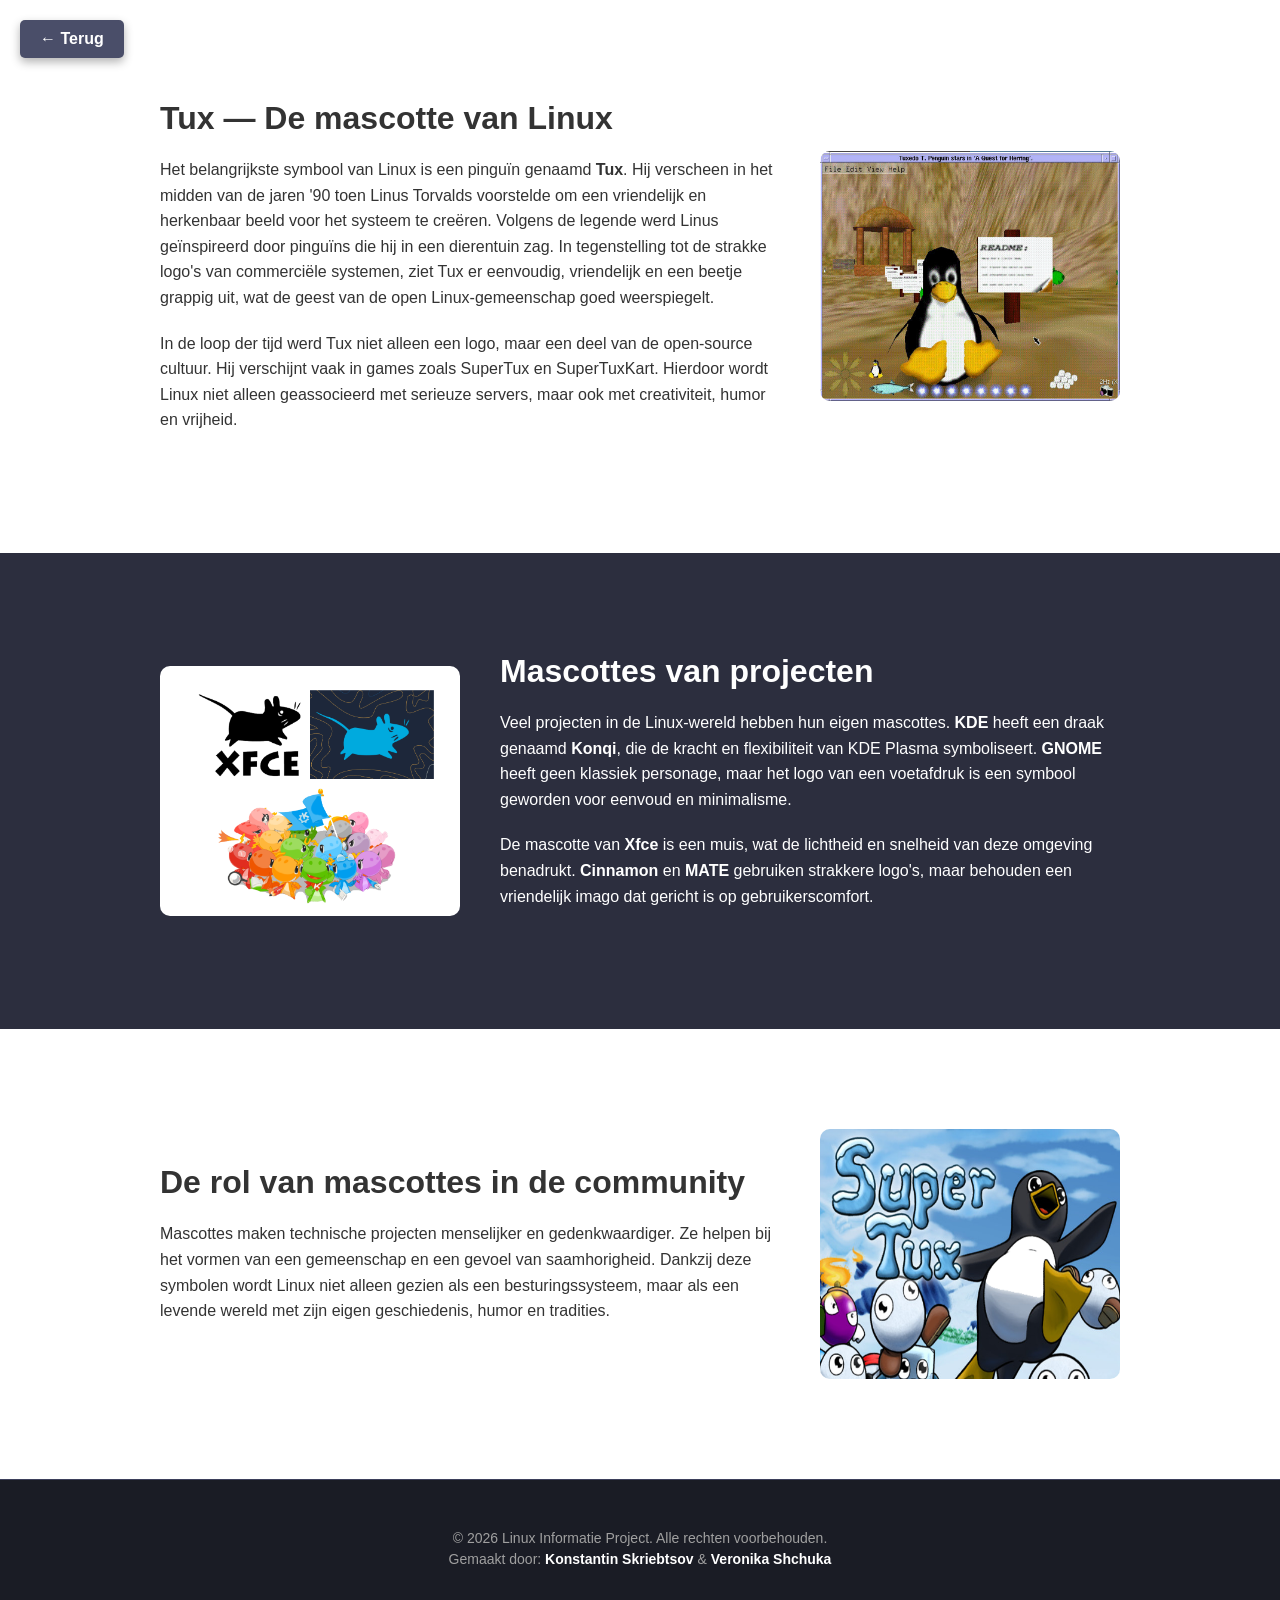
<file: mascottes.html>
<!DOCTYPE html>
<html lang="nl">
<head>
    <meta charset="UTF-8">
    <meta name="viewport" content="width=device-width, initial-scale=1.0">
    <title>Linux Mascottes</title>
    <link rel="stylesheet" href="style.css">
    <link rel="shortcut icon" href="images/dddddddd.ico" type="image/x-icon">
    <link rel="icon" href="images/dddddddd.png" type="image/png">
</head>
<body>

    <a href="index.html" class="back-to-top show" style="text-decoration: none; text-align: center;">
        <span>←</span> Terug
    </a>

    <section class="section white">
        <div class="container flex">
            <div class="text">
                <h2>Tux — De mascotte van Linux</h2>
                <p>Het belangrijkste symbool van Linux is een pinguïn genaamd <strong>Tux</strong>. Hij verscheen in het midden van de jaren '90 toen Linus Torvalds voorstelde om een vriendelijk en herkenbaar beeld voor het systeem te creëren. Volgens de legende werd Linus geïnspireerd door pinguïns die hij in een dierentuin zag. In tegenstelling tot de strakke logo's van commerciële systemen, ziet Tux er eenvoudig, vriendelijk en een beetje grappig uit, wat de geest van de open Linux-gemeenschap goed weerspiegelt.</p>
                <p>In de loop der tijd werd Tux niet alleen een logo, maar een deel van de open-source cultuur. Hij verschijnt vaak in games zoals SuperTux en SuperTuxKart. Hierdoor wordt Linux niet alleen geassocieerd met serieuze servers, maar ook met creativiteit, humor en vrijheid.</p>
            </div>
            <img src="images/tux.png" class="image-placeholder red">
        </div>
    </section>

    <section class="section blue">
        <div class="container flex reverse">
            <div class="text">
                <h2>Mascottes van projecten</h2>
                <p>Veel projecten in de Linux-wereld hebben hun eigen mascottes. <strong>KDE</strong> heeft een draak genaamd <strong>Konqi</strong>, die de kracht en flexibiliteit van KDE Plasma symboliseert. <strong>GNOME</strong> heeft geen klassiek personage, maar het logo van een voetafdruk is een symbool geworden voor eenvoud en minimalisme.</p>
                <p>De mascotte van <strong>Xfce</strong> is een muis, wat de lichtheid en snelheid van deze omgeving benadrukt. <strong>Cinnamon</strong> en <strong>MATE</strong> gebruiken strakkere logo's, maar behouden een vriendelijk imago dat gericht is op gebruikerscomfort.</p>
            </div>
            <img src="images/konqi.png" class="image-placeholder red">
        </div>
    </section>

    <section class="section white">
        <div class="container flex">
            <div class="text">
                <h2>De rol van mascottes in de community</h2>
                <p>Mascottes maken technische projecten menselijker en gedenkwaardiger. Ze helpen bij het vormen van een gemeenschap en een gevoel van saamhorigheid. Dankzij deze symbolen wordt Linux niet alleen gezien als een besturingssysteem, maar als een levende wereld met zijn eigen geschiedenis, humor en tradities.</p>
            </div>
            <img src="images/community.png" class="image-placeholder red">
        </div>
    </section>

    <footer class="footer">
        <div class="container">
            <p>&copy; 2026 Linux Informatie Project. Alle rechten voorbehouden.</p>
            <p>Gemaakt door: <strong>Konstantin Skriebtsov</strong> & <strong>Veronika Shchuka</strong></p>
        </div>
    </footer>

    <script>
        const observer = new IntersectionObserver((entries) => {
            entries.forEach(entry => {
                if (entry.isIntersecting) {
                    entry.target.classList.add('appear');
                    observer.unobserve(entry.target);
                }
            });
        }, { threshold: 0.2 });
        document.querySelectorAll('.section').forEach(section => { observer.observe(section); });
    </script>
</body>
</html>
</file>
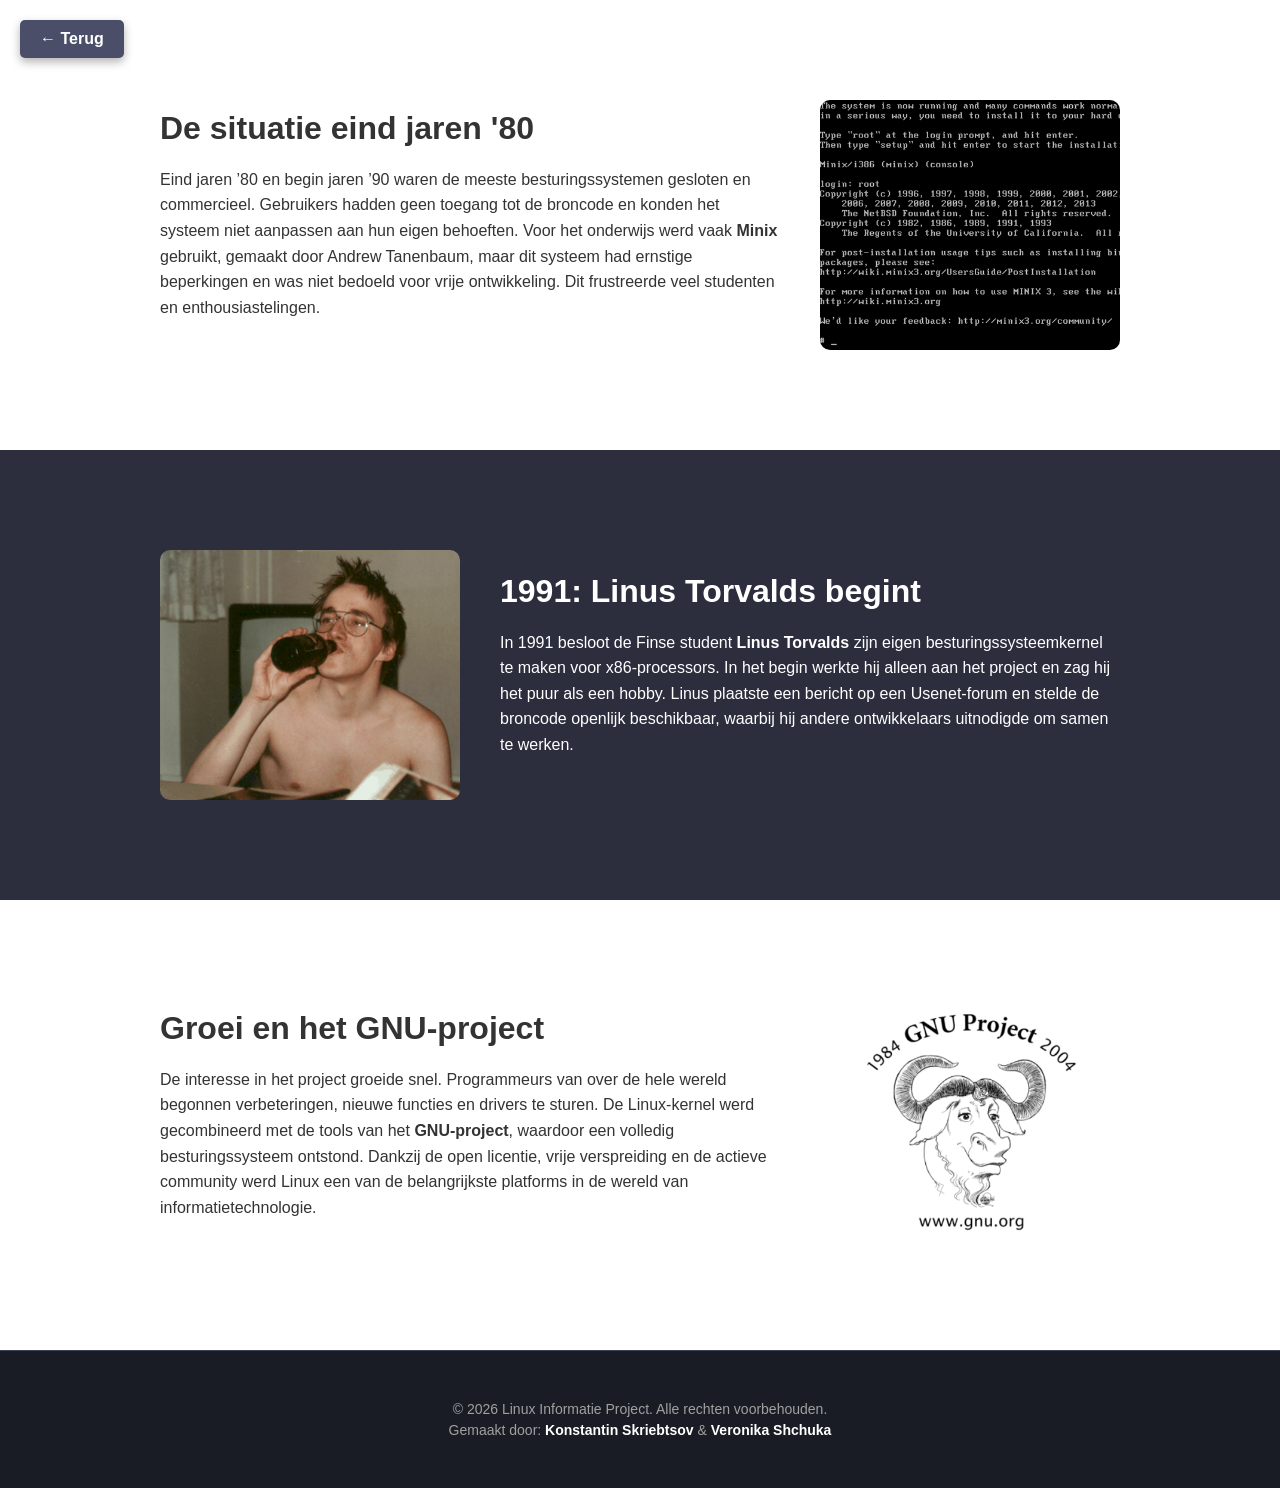
<file: ontstaan.html>
<!DOCTYPE html>
<html lang="nl">
<head>
    <meta charset="UTF-8">
    <meta name="viewport" content="width=device-width, initial-scale=1.0">
    <title>Ontstaan van Linux</title>
    <link rel="stylesheet" href="style.css">
    <link rel="shortcut icon" href="images/dddddddd.ico" type="image/x-icon">
    <link rel="icon" href="images/dddddddd.png" type="image/png">
</head>
<body>

    <a href="index.html" class="back-to-top show" style="text-decoration: none; text-align: center;">
        <span>←</span> Terug
    </a>

    <section class="section white">
        <div class="container flex">
            <div class="text">
                <h2>De situatie eind jaren '80</h2>
                <p>Eind jaren ’80 en begin jaren ’90 waren de meeste besturingssystemen gesloten en commercieel. Gebruikers hadden geen toegang tot de broncode en konden het systeem niet aanpassen aan hun eigen behoeften. Voor het onderwijs werd vaak <strong>Minix</strong> gebruikt, gemaakt door Andrew Tanenbaum, maar dit systeem had ernstige beperkingen en was niet bedoeld voor vrije ontwikkeling. Dit frustreerde veel studenten en enthousiastelingen.</p>
            </div>
            <img src="images/desituatie.png" class="image-placeholder">
        </div>
    </section>

    <section class="section blue">
        <div class="container flex reverse">
            <div class="text">
                <h2>1991: Linus Torvalds begint</h2>
                <p>In 1991 besloot de Finse student <strong>Linus Torvalds</strong> zijn eigen besturingssysteemkernel te maken voor x86-processors. In het begin werkte hij alleen aan het project en zag hij het puur als een hobby. Linus plaatste een bericht op een Usenet-forum en stelde de broncode openlijk beschikbaar, waarbij hij andere ontwikkelaars uitnodigde om samen te werken.</p>
            </div>
            <img src="images/linus.png" class="image-placeholder">
        </div>
    </section>

    <section class="section white">
        <div class="container flex">
            <div class="text">
                <h2>Groei en het GNU-project</h2>
                <p>De interesse in het project groeide snel. Programmeurs van over de hele wereld begonnen verbeteringen, nieuwe functies en drivers te sturen. De Linux-kernel werd gecombineerd met de tools van het <strong>GNU-project</strong>, waardoor een volledig besturingssysteem ontstond. Dankzij de open licentie, vrije verspreiding en de actieve community werd Linux een van de belangrijkste platforms in de wereld van informatietechnologie.</p>
            </div>
            <img src="images/gnuproject.png" class="image-placeholder">
        </div>
    </section>

    <footer class="footer">
        <div class="container">
            <p>&copy; 2026 Linux Informatie Project. Alle rechten voorbehouden.</p>
            <p>Gemaakt door: <strong>Konstantin Skriebtsov</strong> & <strong>Veronika Shchuka</strong></p>
        </div>
    </footer>

    <script>
        const observer = new IntersectionObserver((entries) => {
            entries.forEach(entry => {
                if (entry.isIntersecting) {
                    entry.target.classList.add('appear');
                    observer.unobserve(entry.target);
                }
            });
        }, { threshold: 0.2 });
        document.querySelectorAll('.section').forEach(section => { observer.observe(section); });
    </script>
</body>
</html>
</file>
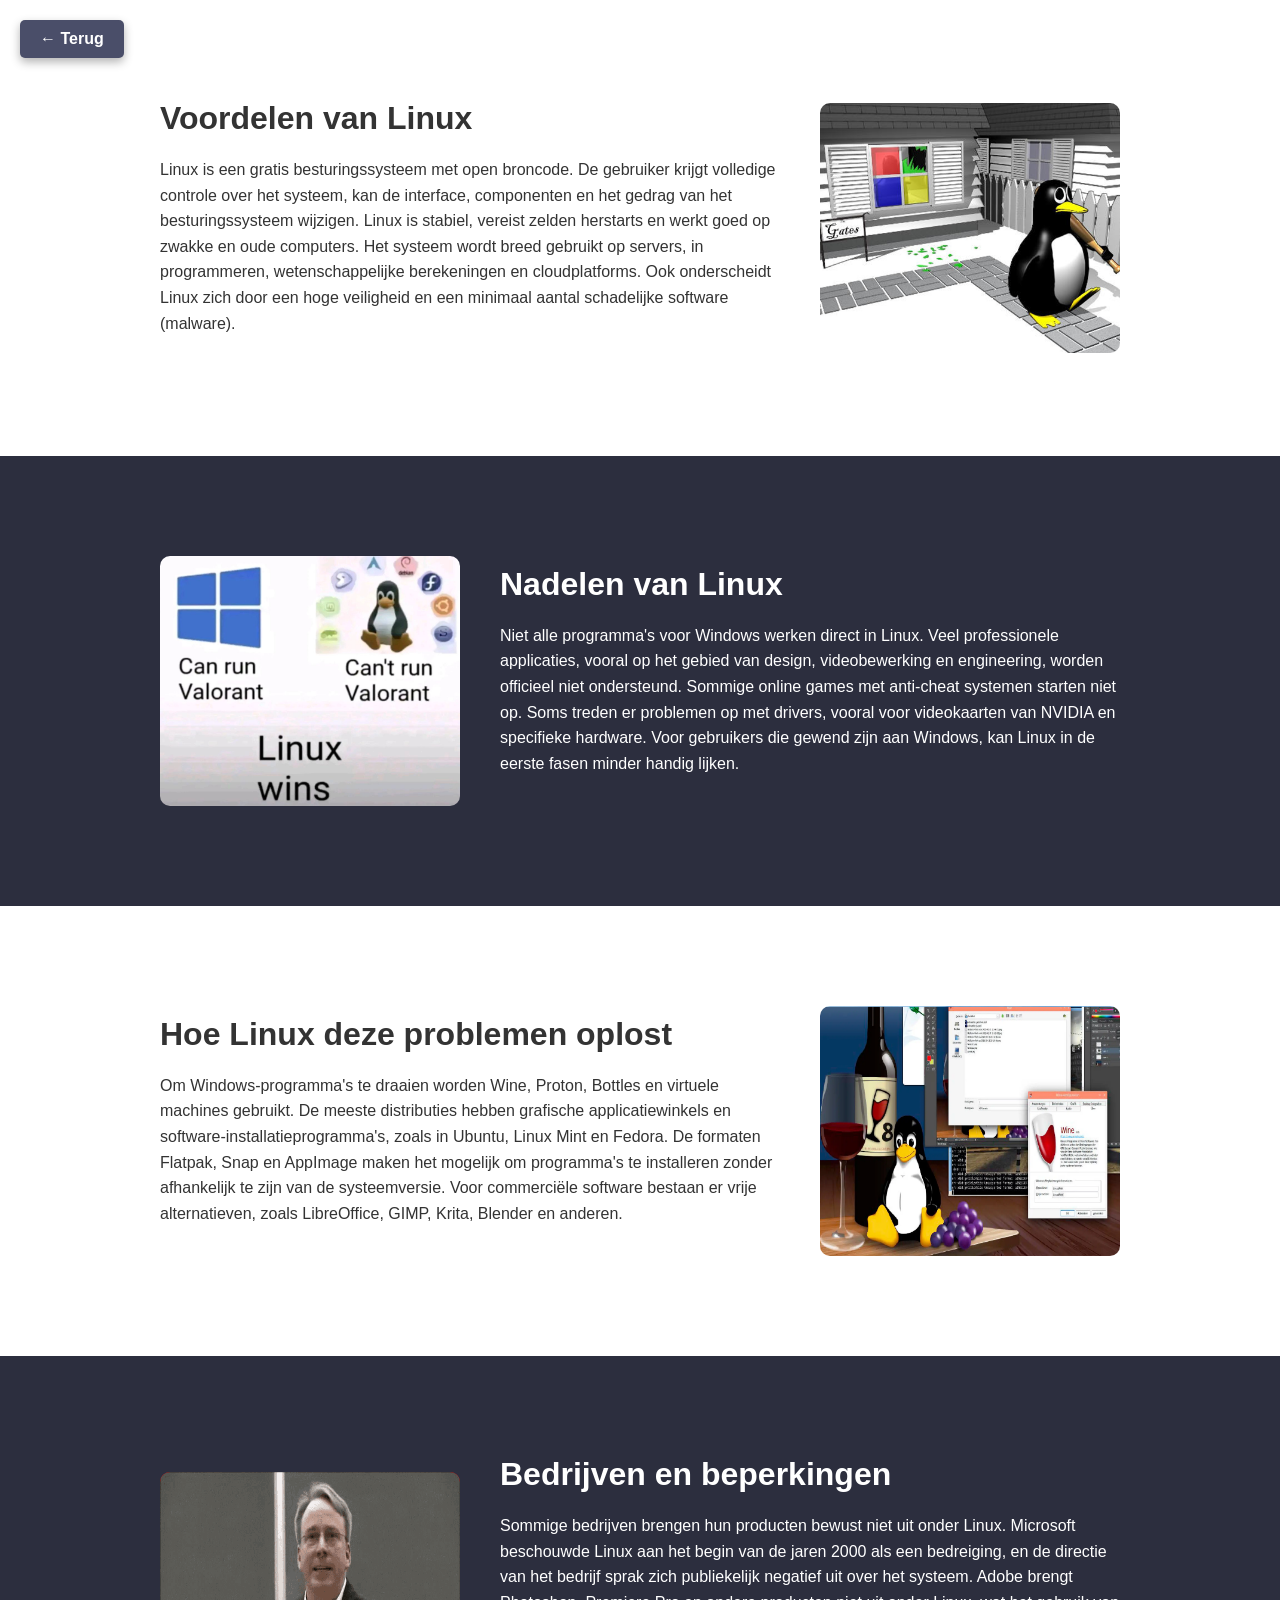
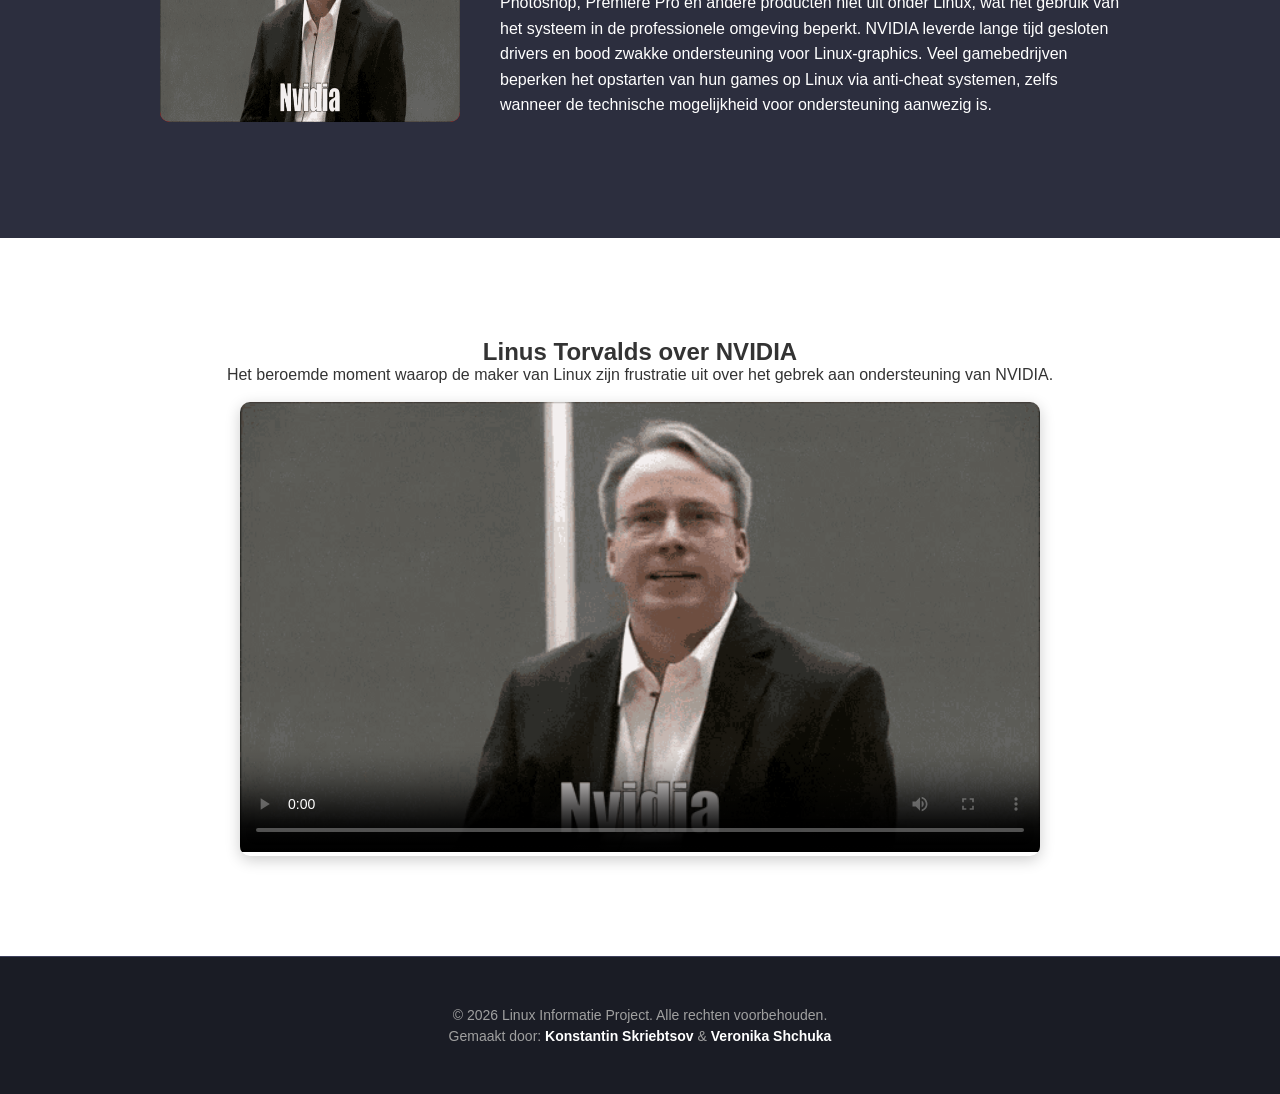
<file: pro-con.html>
<!DOCTYPE html>
    <html lang="nl">
    <head>
        <meta charset="UTF-8">
        <meta name="viewport" content="width=device-width, initial-scale=1.0">
        <title>Voor- en nadelen van Linux</title>
        <link rel="stylesheet" href="style.css">
        <link rel="shortcut icon" href="images/dddddddd.ico" type="image/x-icon">
    <link rel="icon" href="images/dddddddd.png" type="image/png">
    </head>
    <body>

        <a href="index.html" class="back-to-top show" style="text-decoration: none; text-align: center;">
            <span>←</span> Terug
        </a>

        <section class="section white">
            <div class="container flex">
                <div class="text">  
                    <h2>Voordelen van Linux</h2>
                    <p>Linux is een gratis besturingssysteem met open broncode. De gebruiker krijgt volledige controle over het systeem, kan de interface, componenten en het gedrag van het besturingssysteem wijzigen. Linux is stabiel, vereist zelden herstarts en werkt goed op zwakke en oude computers. Het systeem wordt breed gebruikt op servers, in programmeren, wetenschappelijke berekeningen en cloudplatforms. Ook onderscheidt Linux zich door een hoge veiligheid en een minimaal aantal schadelijke software (malware).</p>
                </div>
                <img src="images/advantages.png" class="image-placeholder">
            </div>
        </section>

        <section class="section blue">
            <div class="container flex reverse">
                <div class="text">
                    <h2>Nadelen van Linux</h2>
                    <p>Niet alle programma's voor Windows werken direct in Linux. Veel professionele applicaties, vooral op het gebied van design, videobewerking en engineering, worden officieel niet ondersteund. Sommige online games met anti-cheat systemen starten niet op. Soms treden er problemen op met drivers, vooral voor videokaarten van NVIDIA en specifieke hardware. Voor gebruikers die gewend zijn aan Windows, kan Linux in de eerste fasen minder handig lijken.</p>
                </div>
                <img src="images/can't run valorant.png" class="image-placeholder red">
            </div>
        </section>

        <section class="section white">
            <div class="container flex">
                <div class="text">
                    <h2>Hoe Linux deze problemen oplost</h2>
                    <p>Om Windows-programma's te draaien worden Wine, Proton, Bottles en virtuele machines gebruikt. De meeste distributies hebben grafische applicatiewinkels en software-installatieprogramma's, zoals in Ubuntu, Linux Mint en Fedora. De formaten Flatpak, Snap en AppImage maken het mogelijk om programma's te installeren zonder afhankelijk te zijn van de systeemversie. Voor commerciële software bestaan er vrije alternatieven, zoals LibreOffice, GIMP, Krita, Blender en anderen.</p>
                </div>
                <img src="images/solutions.png" class="image-placeholder">
            </div>
        </section>

        <section class="section blue">
            <div class="container flex reverse">
                <div class="text">
                    <h2>Bedrijven en beperkingen</h2>
                    <p>Sommige bedrijven brengen hun producten bewust niet uit onder Linux. Microsoft beschouwde Linux aan het begin van de jaren 2000 als een bedreiging, en de directie van het bedrijf sprak zich publiekelijk negatief uit over het systeem. Adobe brengt Photoshop, Premiere Pro en andere producten niet uit onder Linux, wat het gebruik van het systeem in de professionele omgeving beperkt. NVIDIA leverde lange tijd gesloten drivers en bood zwakke ondersteuning voor Linux-graphics. Veel gamebedrijven beperken het opstarten van hun games op Linux via anti-cheat systemen, zelfs wanneer de technische mogelijkheid voor ondersteuning aanwezig is.</p>
                </div>
                <img src="images/nvidiafuckyou.gif" class="image-placeholder red">
            </div>
        </section>

        <section class="section white">
            <div class="container" style="text-align: center;">
                <h2>Linus Torvalds over NVIDIA</h2>
                <p>Het beroemde moment waarop de maker van Linux zijn frustratie uit over het gebrek aan ondersteuning van NVIDIA.</p>
                <br>
        
                <div style="max-width: 800px; margin: 0 auto; border-radius: 10px; overflow: hidden; box-shadow: 0 4px 15px rgba(0,0,0,0.2);">
                    <video width="100%" controls poster="images/nvidiafuckyou.gif">
                        <source src="videos/linus-nvidia.mp4" type="video/mp4">
                        Je browser ondersteunt geen video-tags.
                    </video>
                </div>
            </div>
        </section>

        <footer class="footer">
            <div class="container">
                <p>&copy; 2026 Linux Informatie Project. Alle rechten voorbehouden.</p>
                <p>Gemaakt door: <strong>Konstantin Skriebtsov</strong> & <strong>Veronika Shchuka</strong></p>
            </div>
        </footer>

        <script>
            const observer = new IntersectionObserver((entries) => {
                entries.forEach(entry => {
                    if (entry.isIntersecting) {
                        entry.target.classList.add('appear');
                        observer.unobserve(entry.target);
                    }
                });
            }, { threshold: 0.3 });

            document.querySelectorAll('.section').forEach(section => {
                observer.observe(section);
            });
        </script>
    </body>
    </html>
</file>
<file: style.css>
* {
    margin: 0;
    padding: 0;
    box-sizing: border-box;
    font-family: Arial, sans-serif;
}

body {
    background-color: #f4f4f4;
}

.container {
    max-width: 1000px;
    margin: 0 auto;
    padding: 40px 20px;
}

.hero {
    background-image: linear-gradient(rgba(44, 46, 62, 0.95), rgba(44, 46, 62, 0.95)), url('images/headervorindex.png');
    background-size: cover;
    background-position: center;
    background-repeat: no-repeat;
    color: white;
    text-align: center;
    padding: 0px 0;
    display: flex;
    align-items: center;
    justify-content: center;
}

.hero-content {
    z-index: 2;
}

.hero h1 {
    font-size: 80px;
    margin: 0;
}

.hero .subtitle {
    font-size: 40px;
    font-weight: bold;
    margin-top: -170px;
    padding: 20px;
    color: white;
    text-shadow: 
        -3px -3px 0 #000,  
         3px -3px 0 #000,
        -3px  3px 0 #000,
         3px  3px 0 #000,
        -3px  0px 0 #000,
         3px  0px 0 #000,
         0px -3px 0 #000,
         0px  3px 0 #000;
}

.Linux-photo {
    display: block;
    margin: 0 auto;
    max-width: 400px;
    height: auto;
    margin-top: -70px;
    border-radius: 10px;
}

.section {
    padding: 60px 0;
    opacity: 0;
    transform: translateY(50px);
    transition: all 0.8s ease-out;
}

.section.appear {
    opacity: 1;
    transform: translateY(0);
}

.white {
    background-color: white;
    color: #333;
}

.blue {
    background-color: #2c2e3e;
    color: white;
}

.flex {
    display: flex;
    align-items: center;
    gap: 40px;
    justify-content: space-between;
}

.reverse {
    flex-direction: row-reverse;
}

.text {
    flex: 1;
}

.text h2 {
    font-size: 32px;
    margin-bottom: 20px;
}

.text p {
    line-height: 1.6;
    margin-bottom: 20px;
}

.btn {
    display: inline-block;
    padding: 12px 24px;
    text-decoration: none;
    border-radius: 5px;
    font-weight: bold;
}

.btn-blue {
    background-color: #c5d1f1;
    color: #2c2e3e;
}

.btn-light {
    background-color: #4a4e69;
    color: white;
}

.image-placeholder {
    width: 300px;
    height: 250px;
    background-color: #ff0000;
    color: black;
    display: flex;
    align-items: center;
    justify-content: center;
    font-size: 40px;
    font-weight: bold;
    border-radius: 10px;
    flex-shrink: 0;
}

.footer {
    background-color: #1a1c25;
    color: #a0a0a0;
    text-align: center;
    padding: 5px 0;
    margin-top: 0;
    border-top: 1px solid #3d405b;
}

.footer p {
    margin: 5px 0;
    font-size: 14px;
}

.footer strong {
    color: white;
}

.back-to-top {
    position: fixed;
    top: 20px;
    left: 20px;
    z-index: 1000;
    padding: 10px 20px;
    background-color: #4a4e69;
    color: white;
    border: none;
    border-radius: 5px;
    cursor: pointer;
    font-weight: bold;
    box-shadow: 0 4px 10px rgba(0,0,0,0.3);
    display: none; 
    opacity: 0;
    transition: opacity 0.5s ease-in-out;
}

.back-to-top.show {
    display: block;
    opacity: 1;
}

.back-to-top:hover {
    background-color: #c5d1f1;
    color: #2c2e3e;
}
</file>
